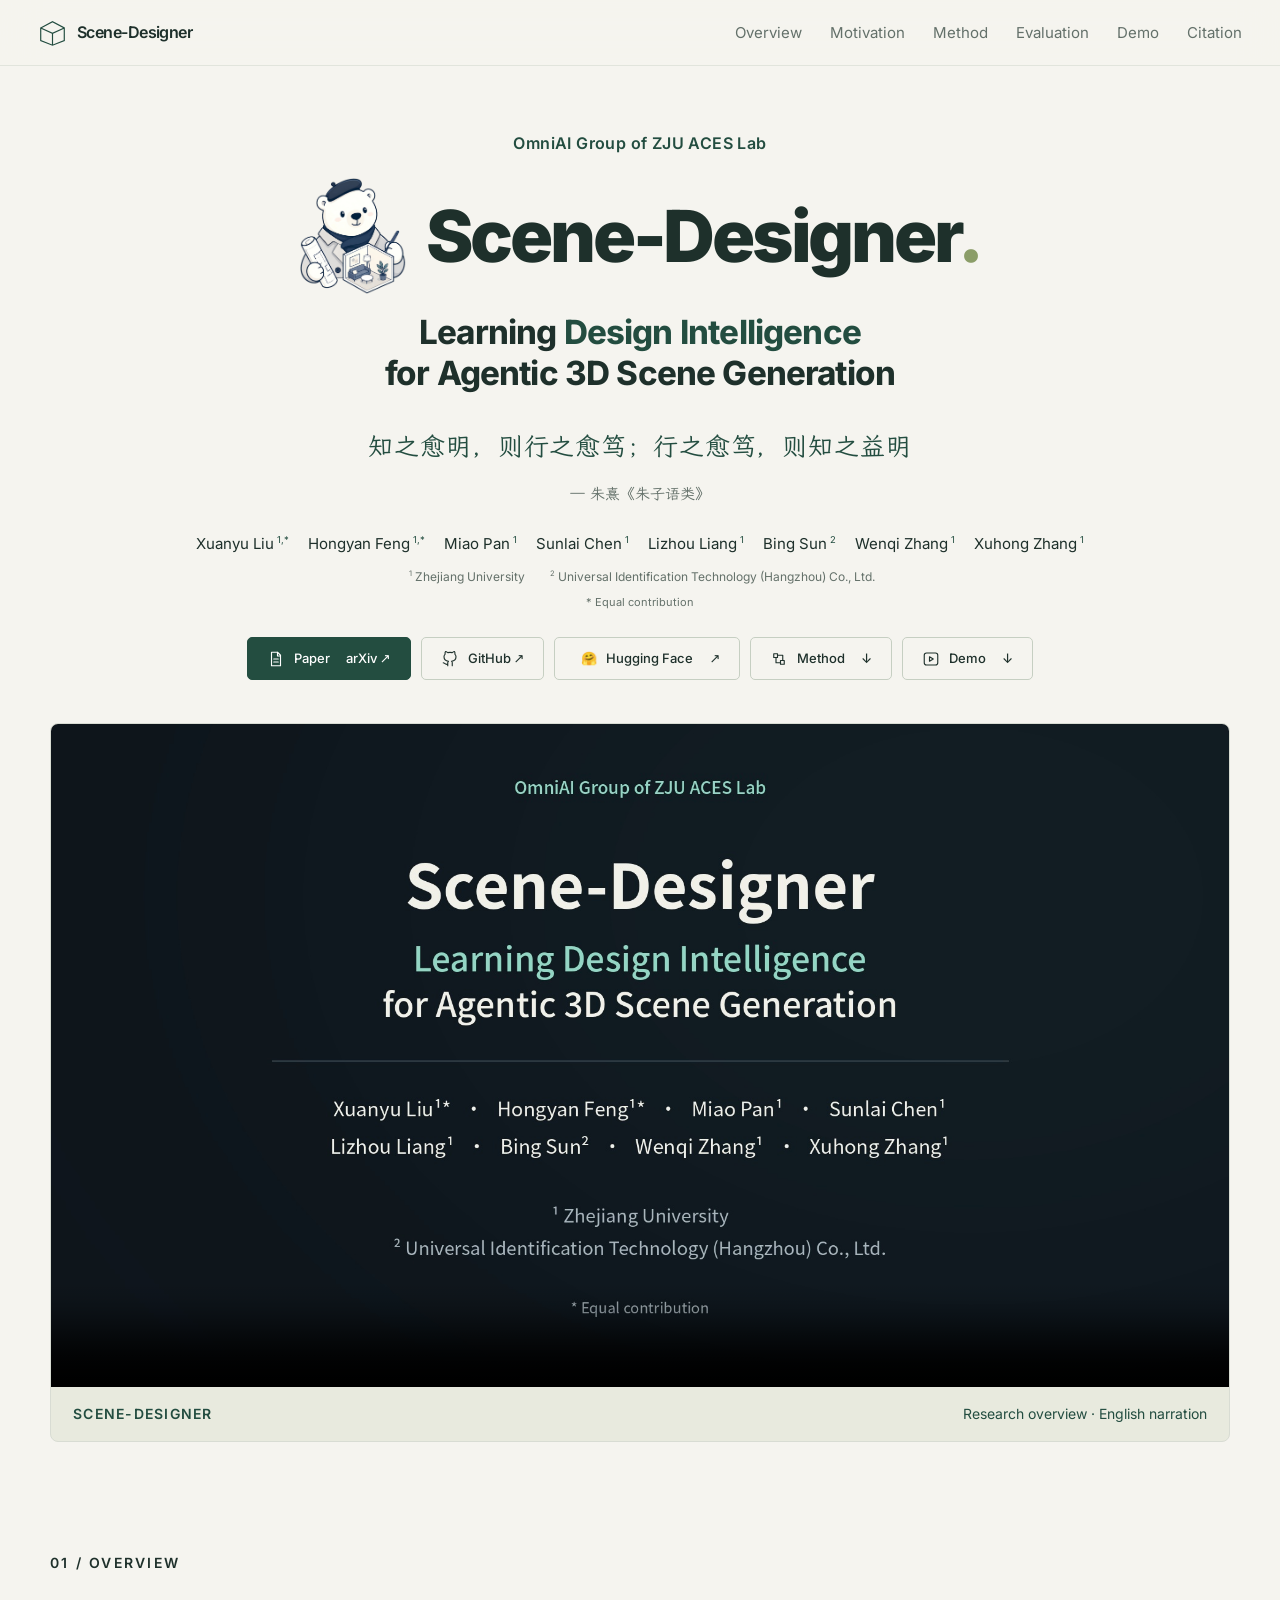
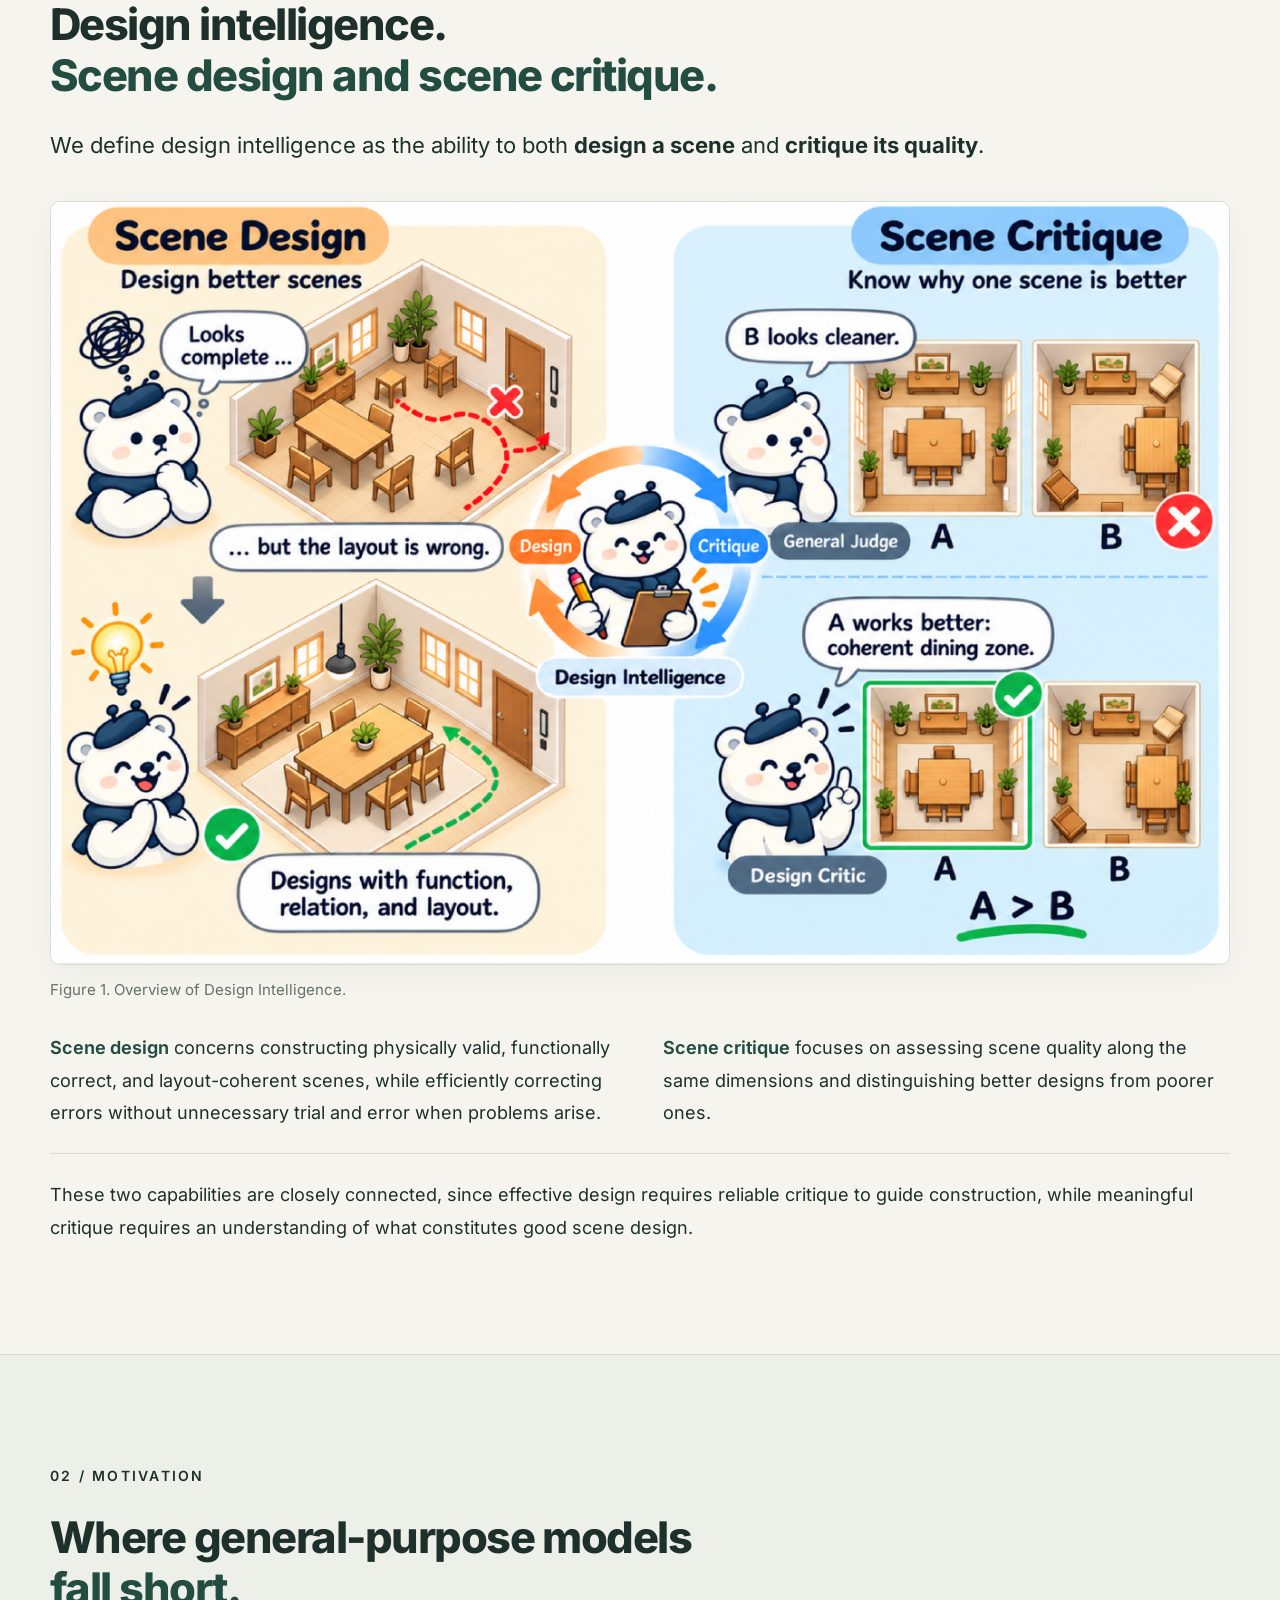
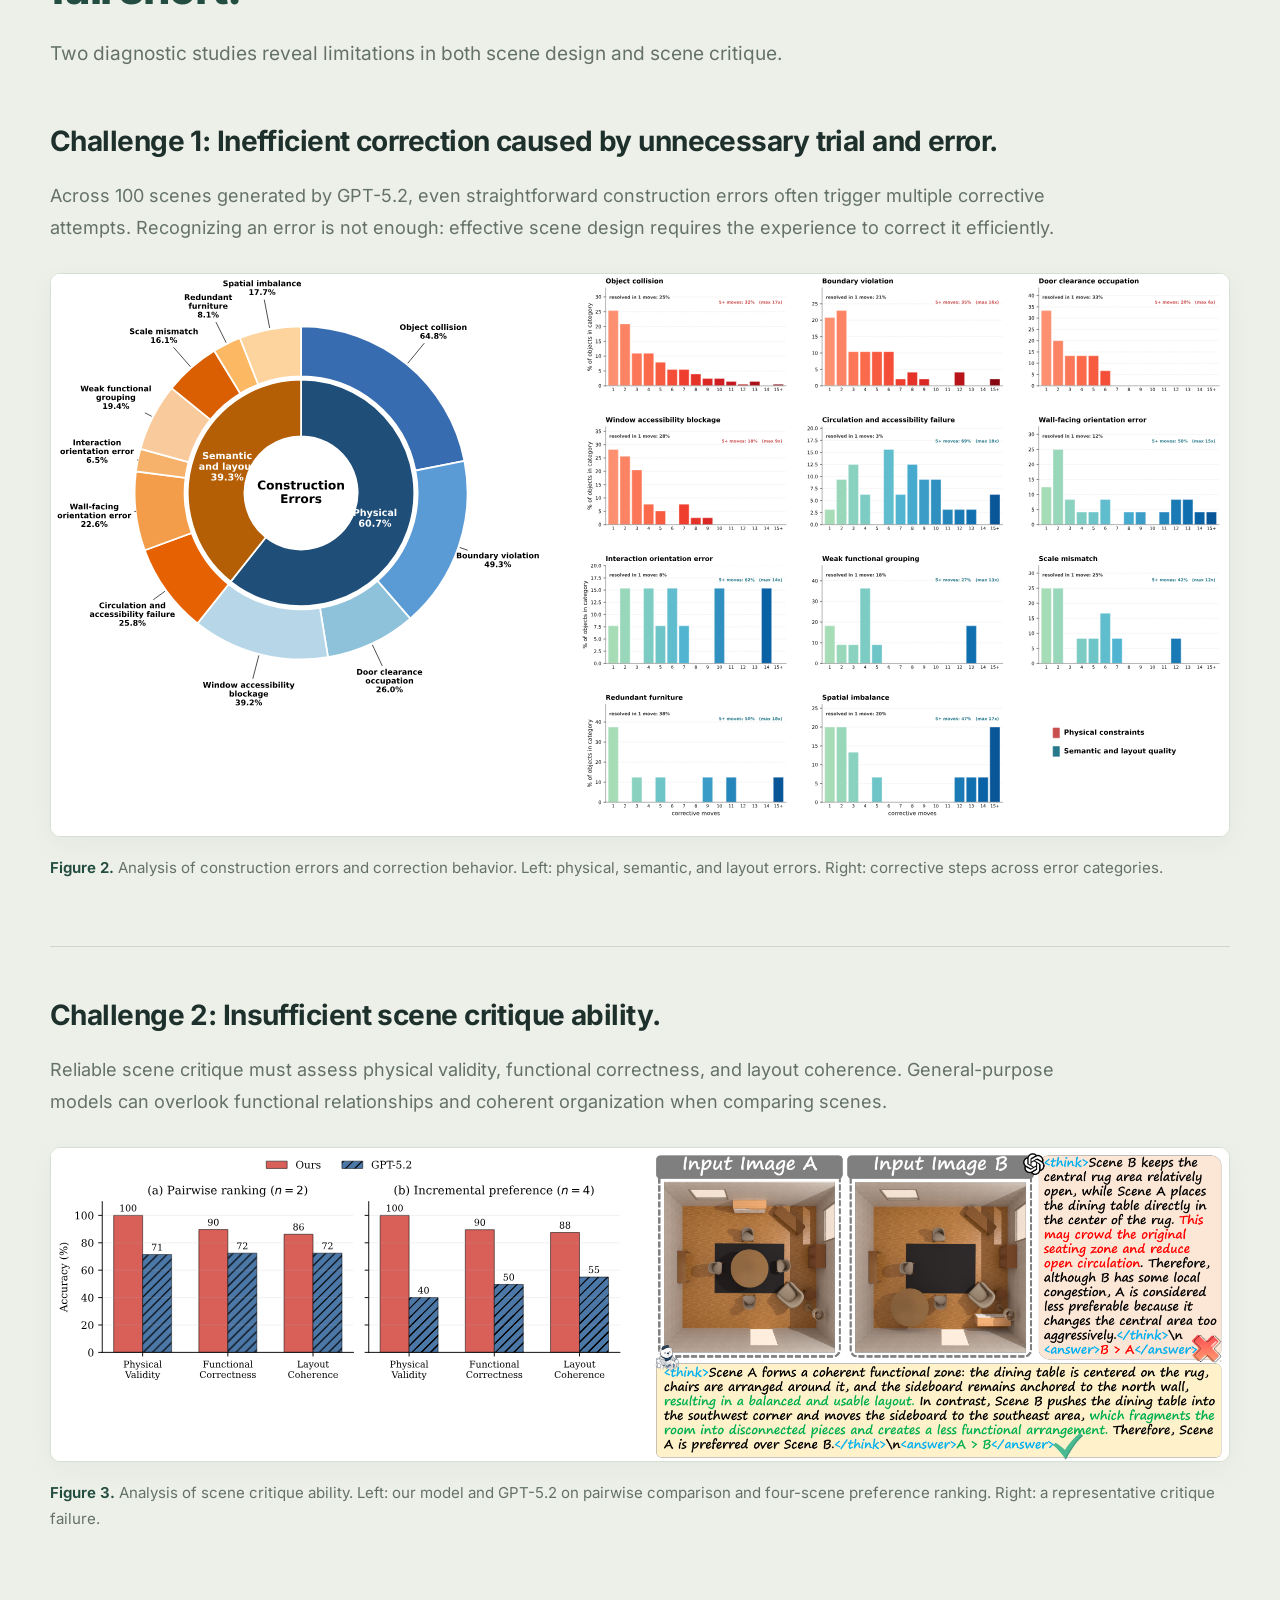
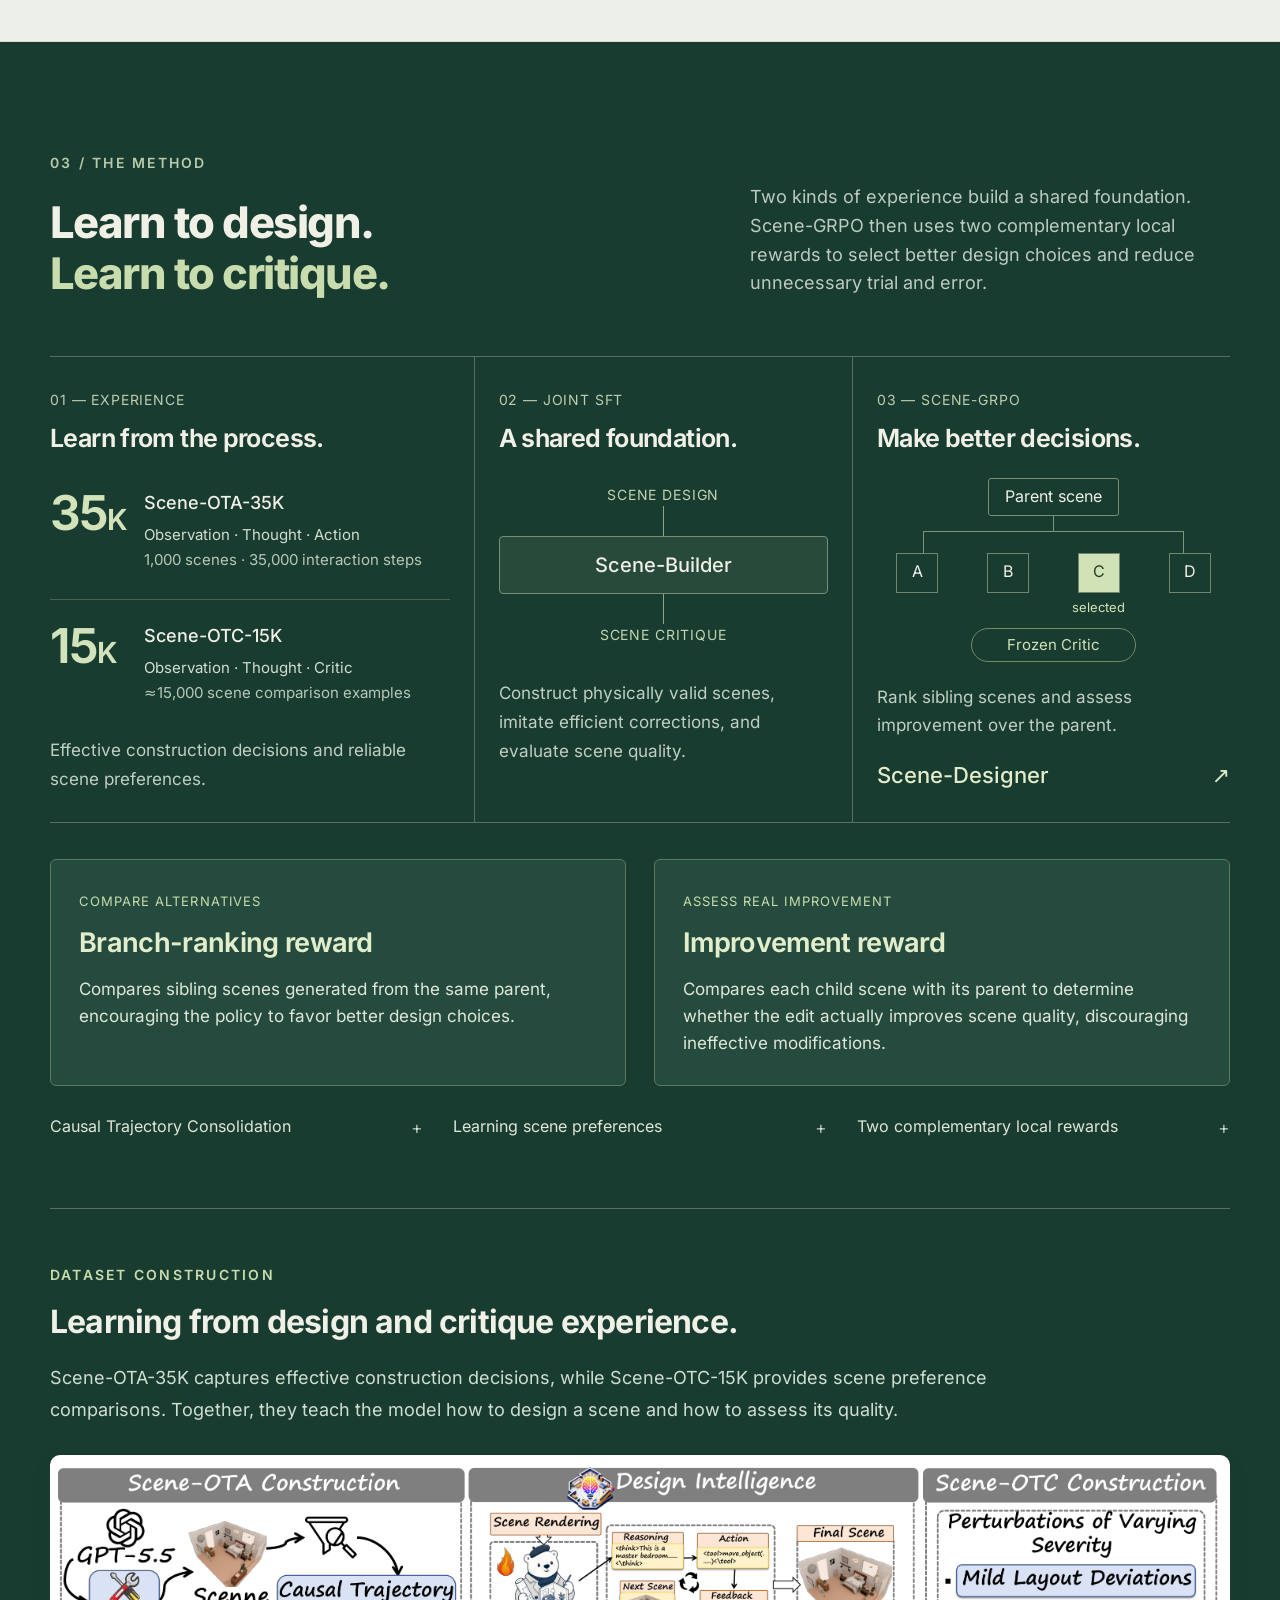
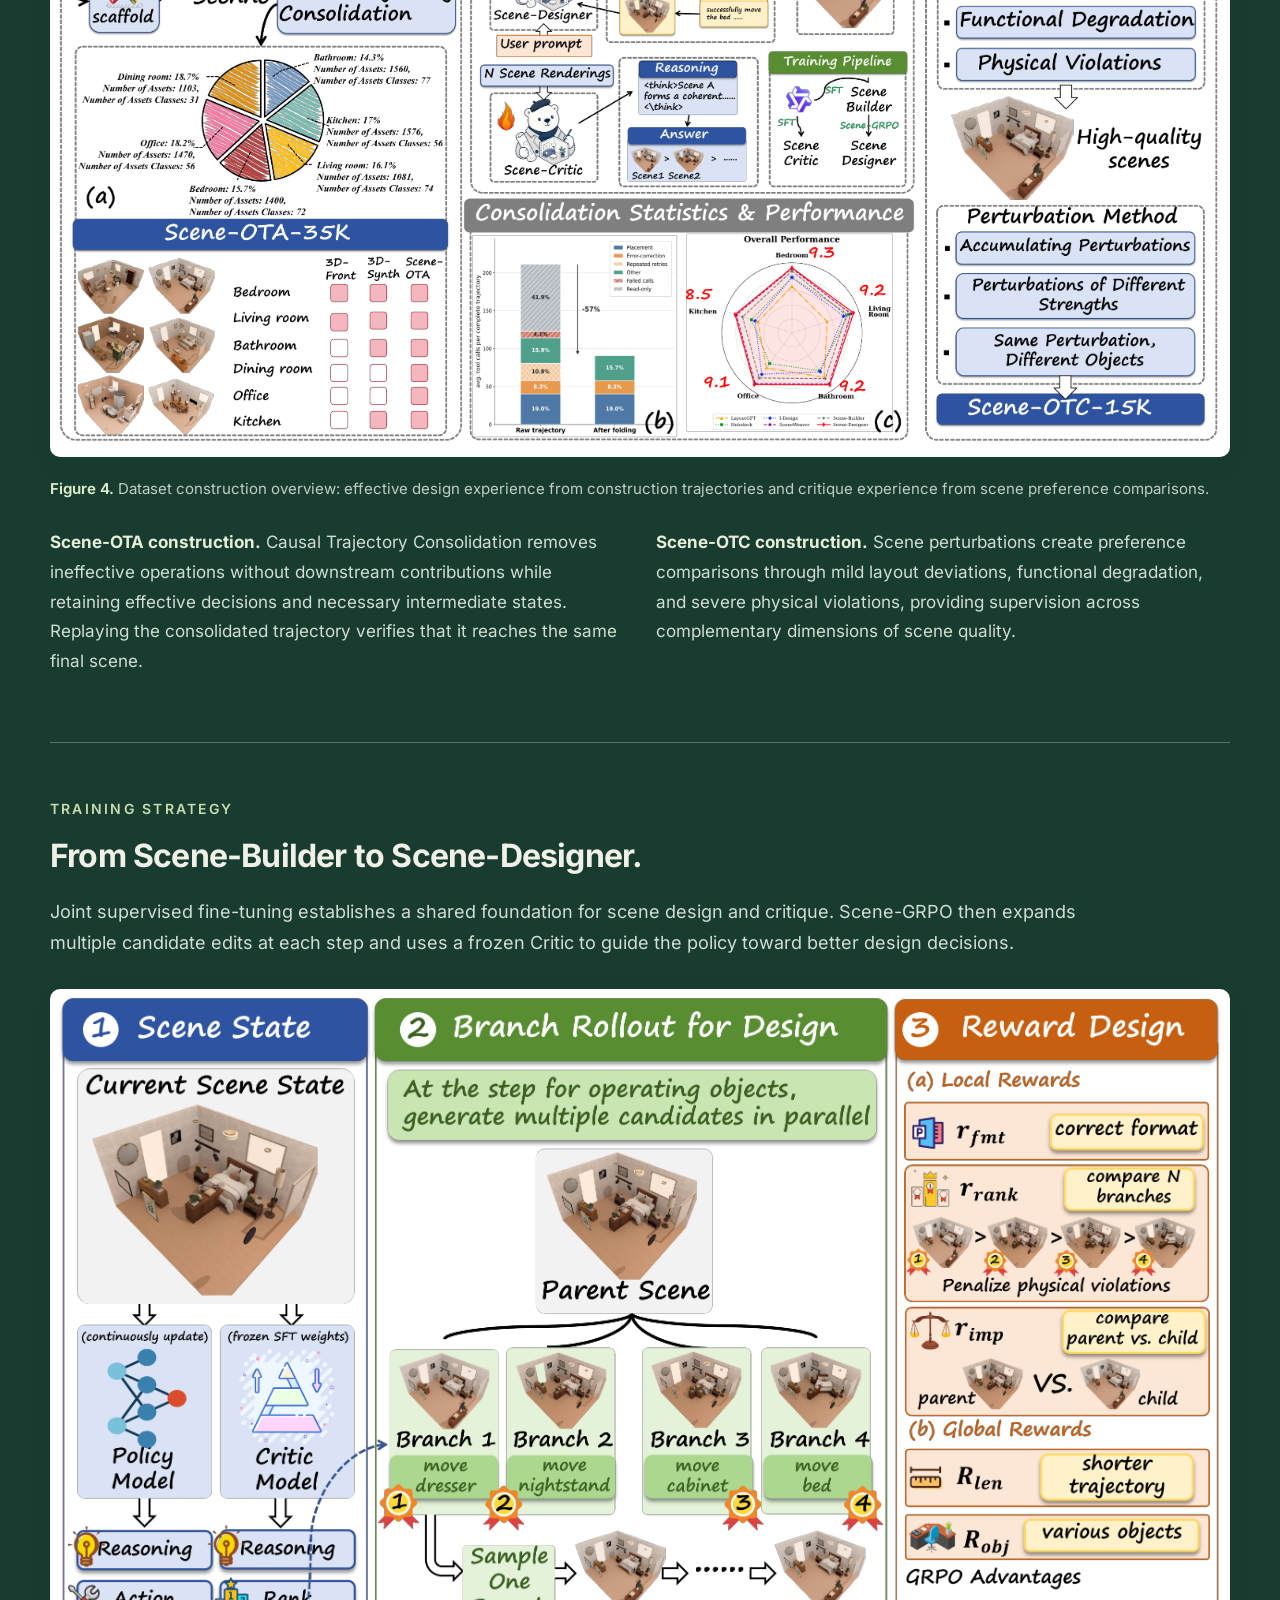
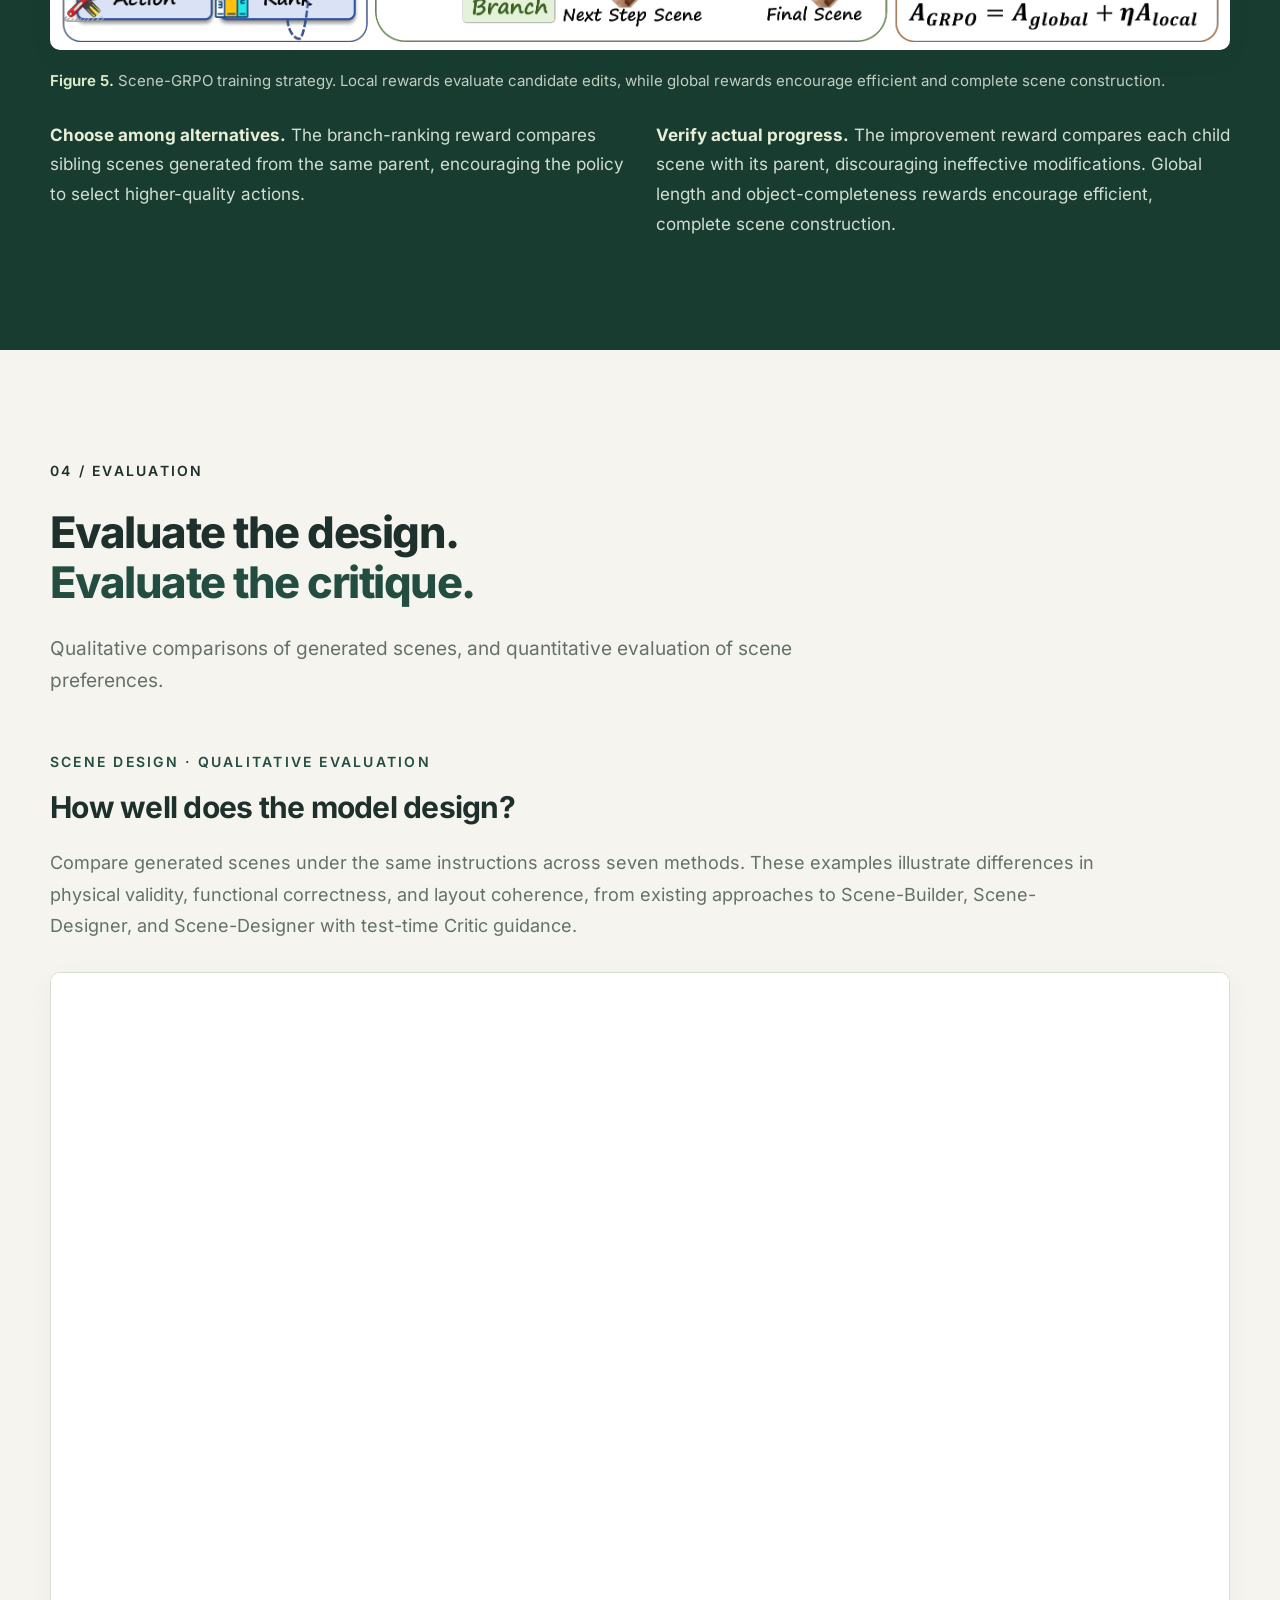
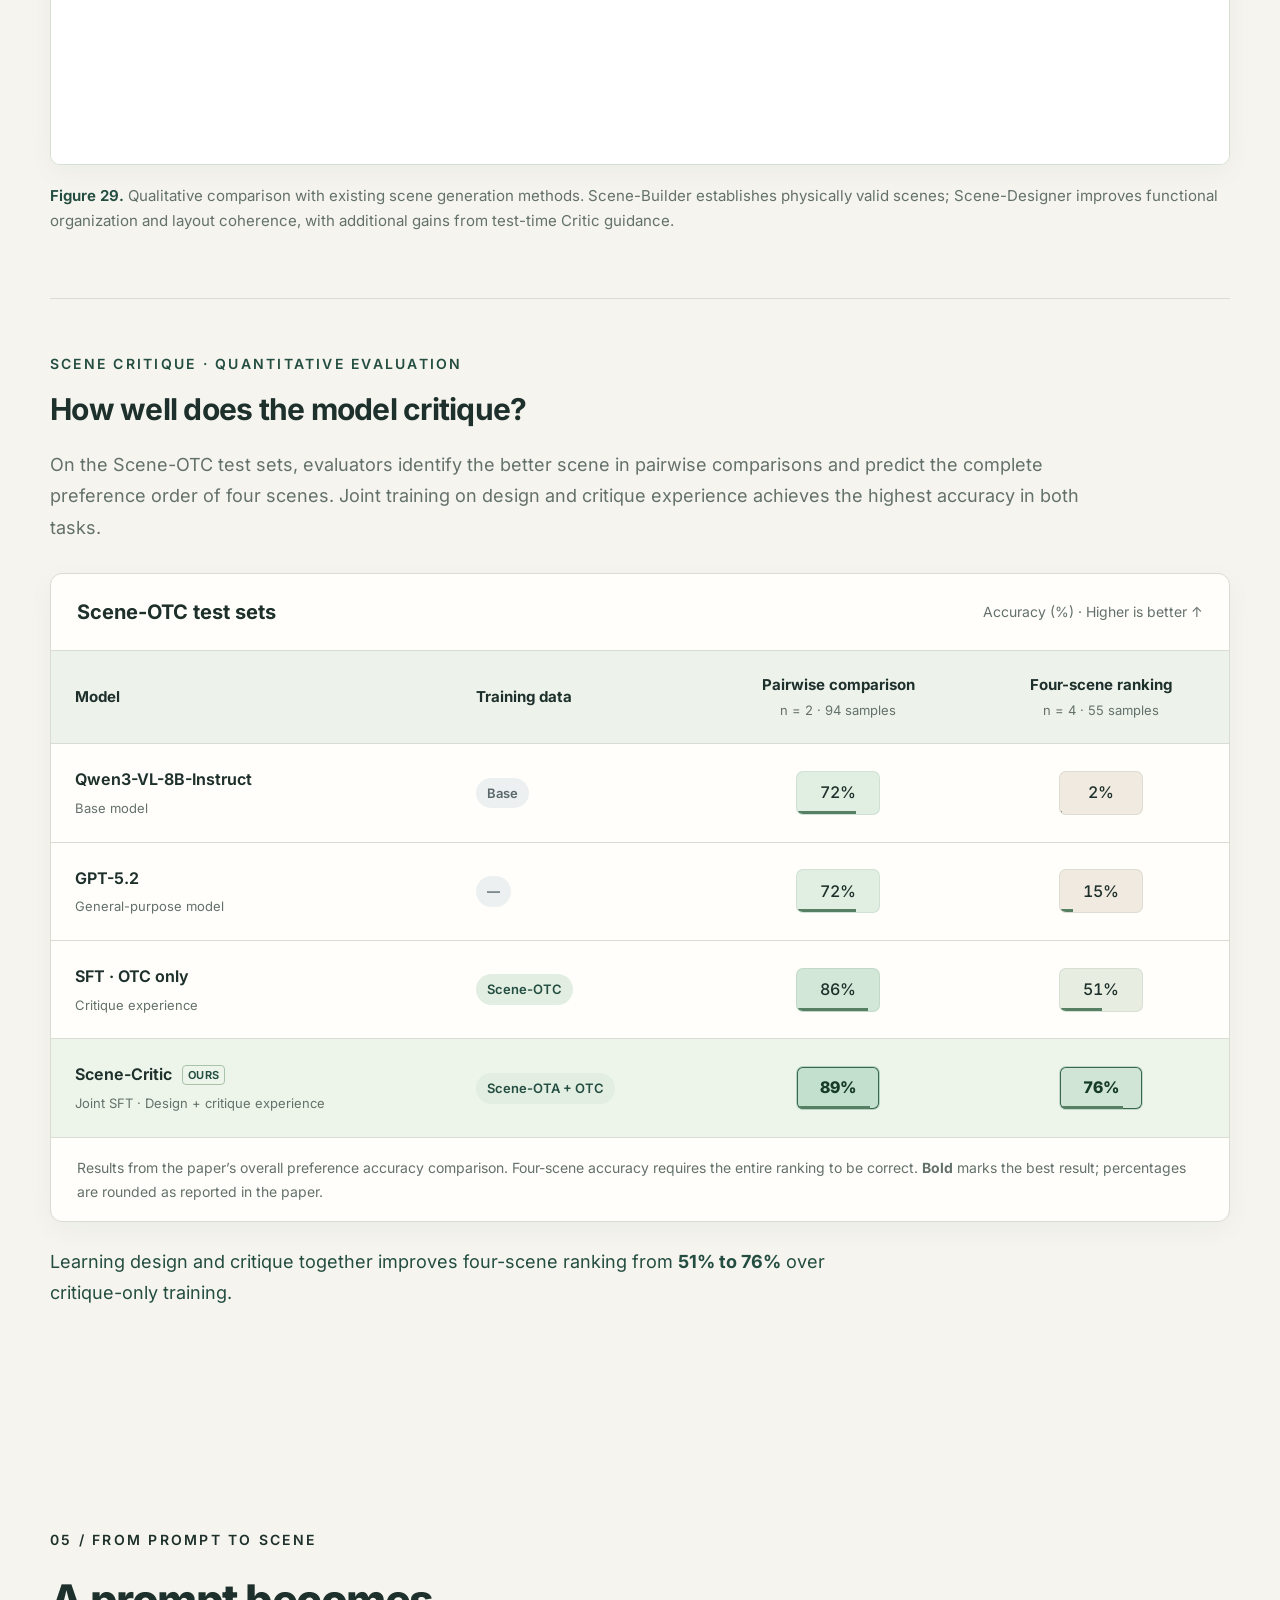
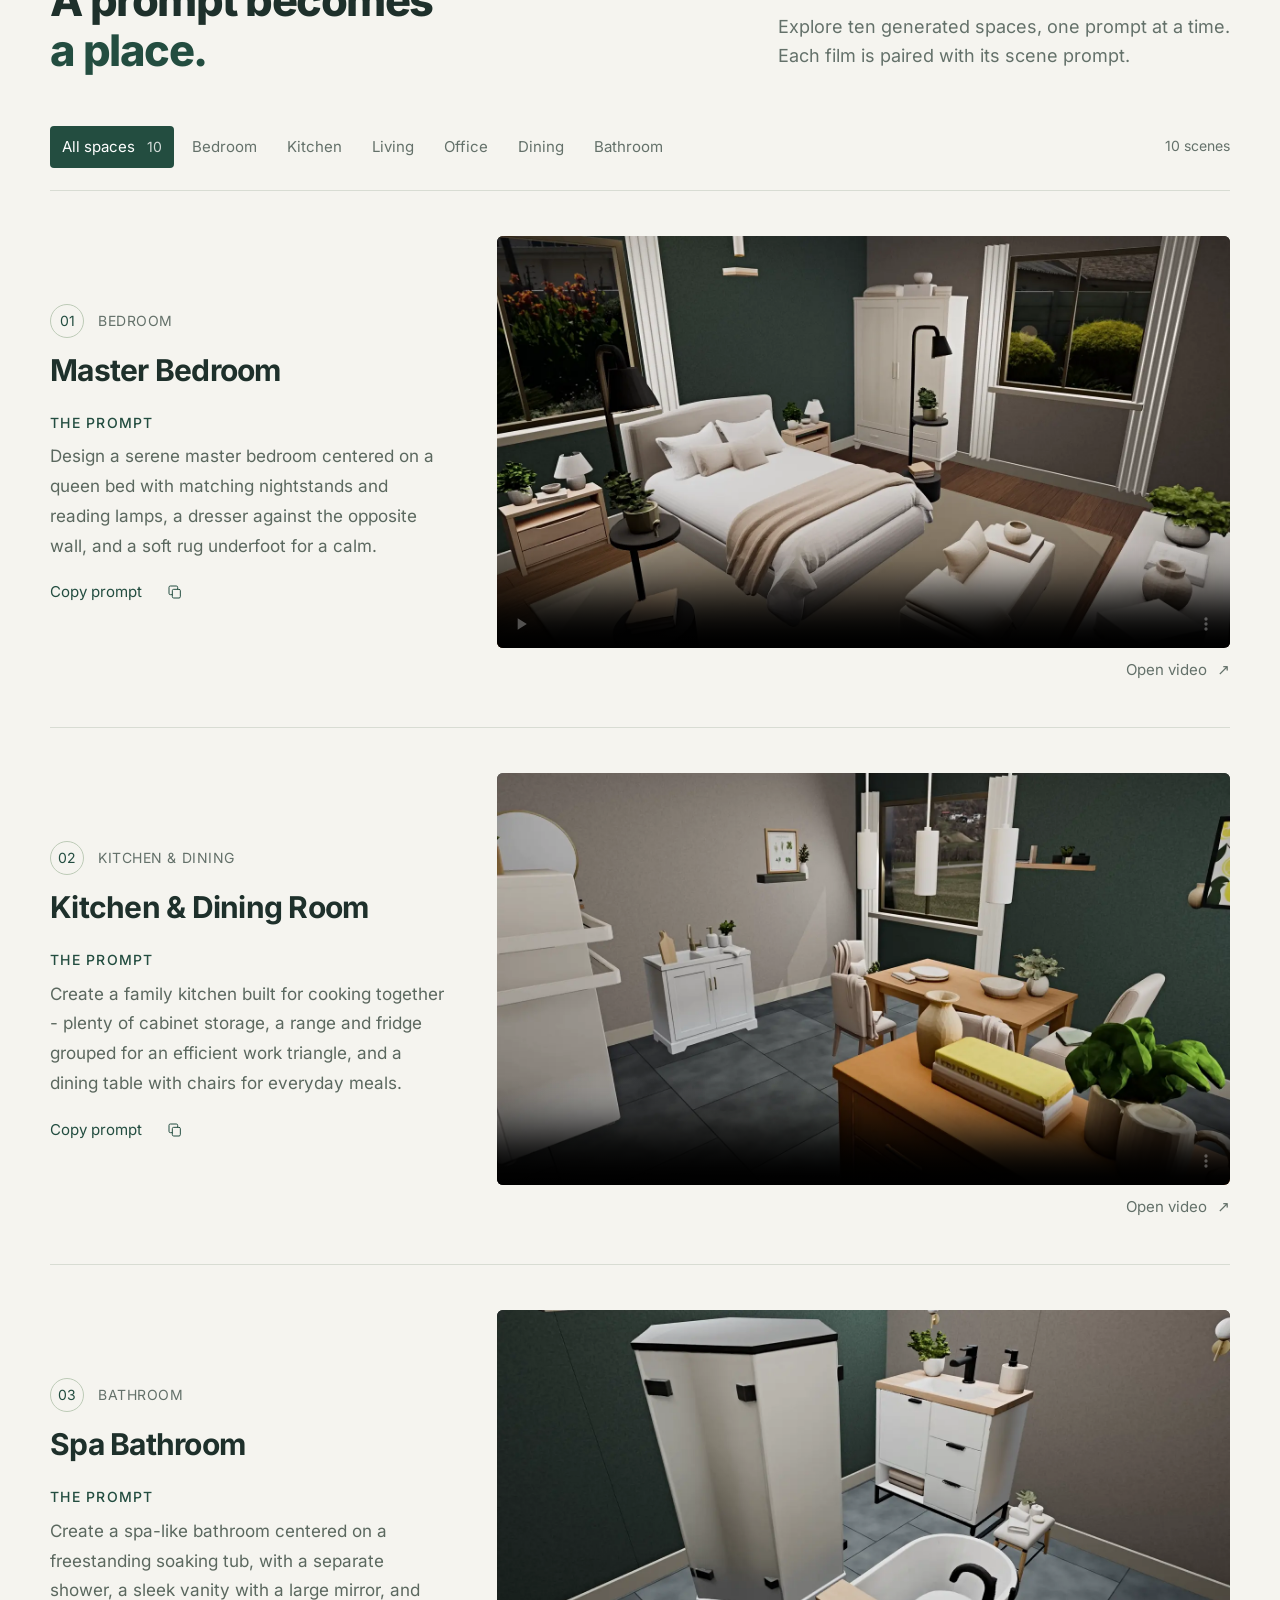
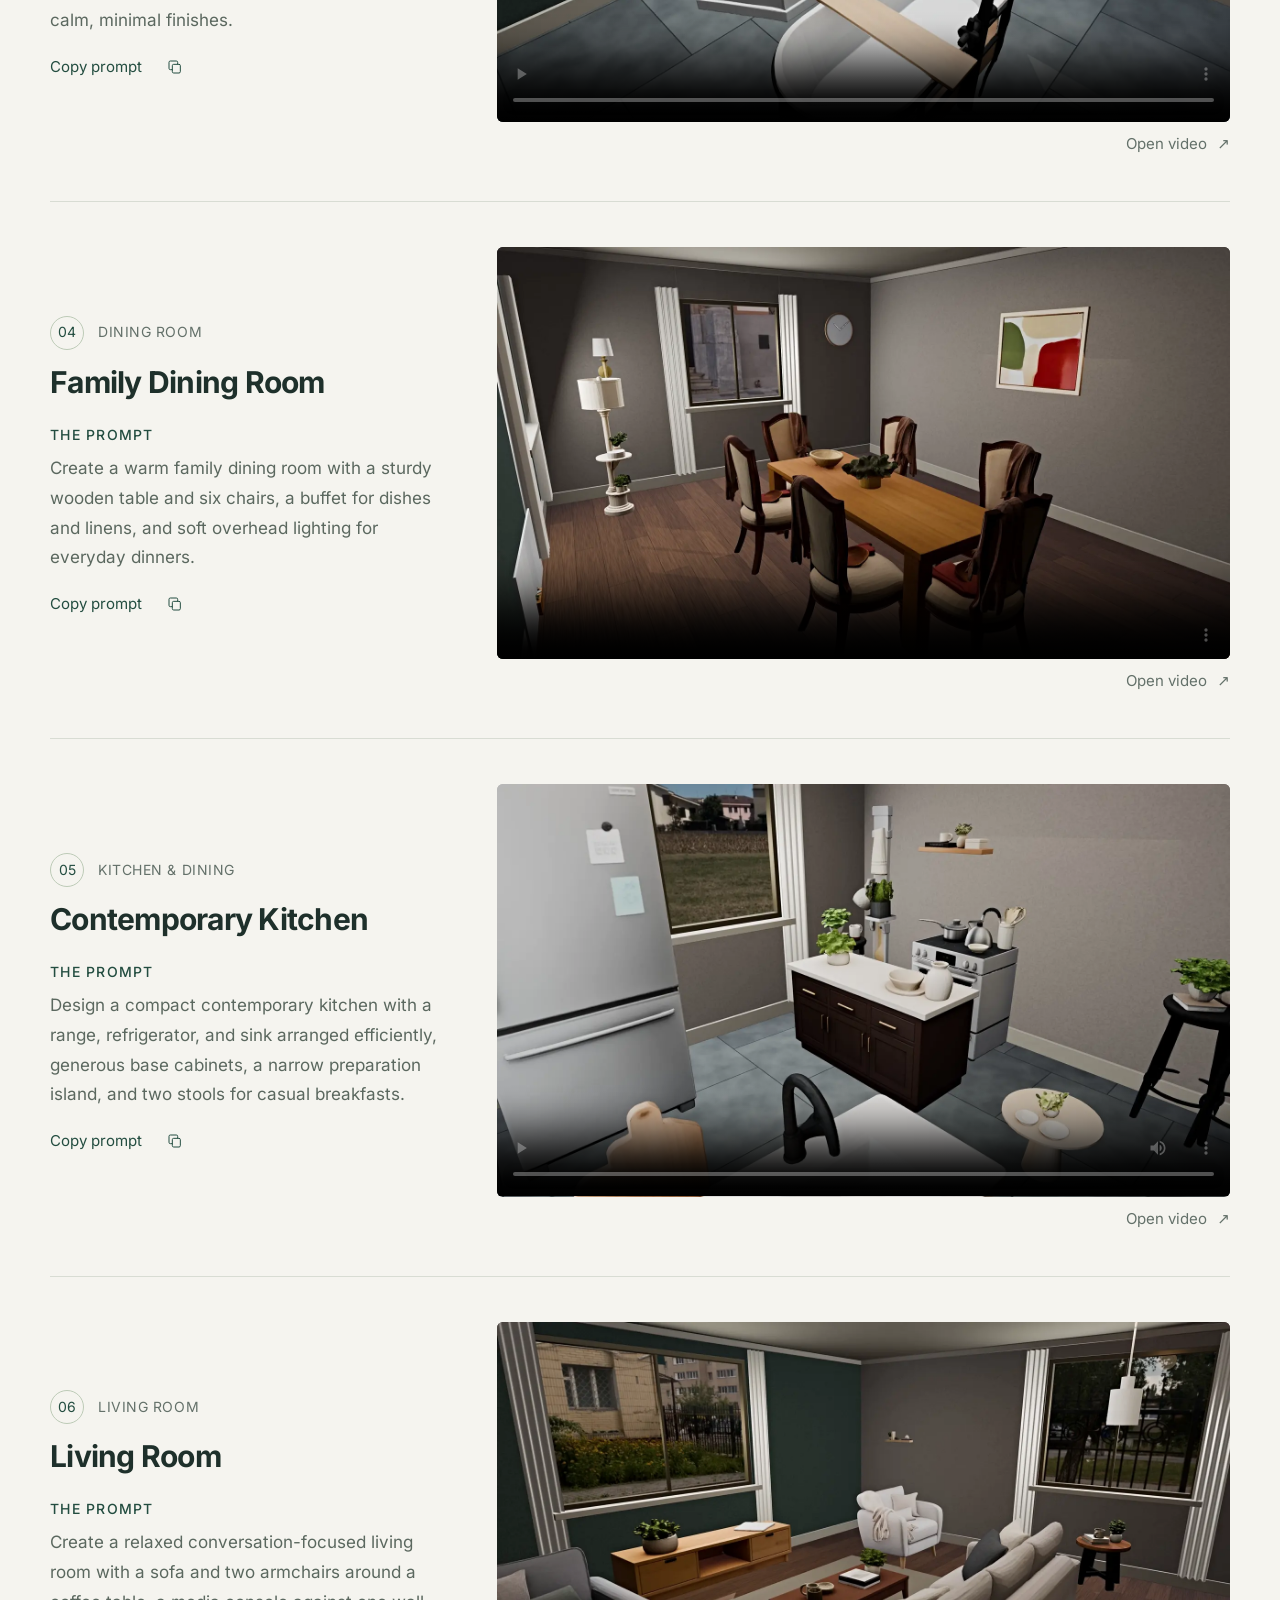
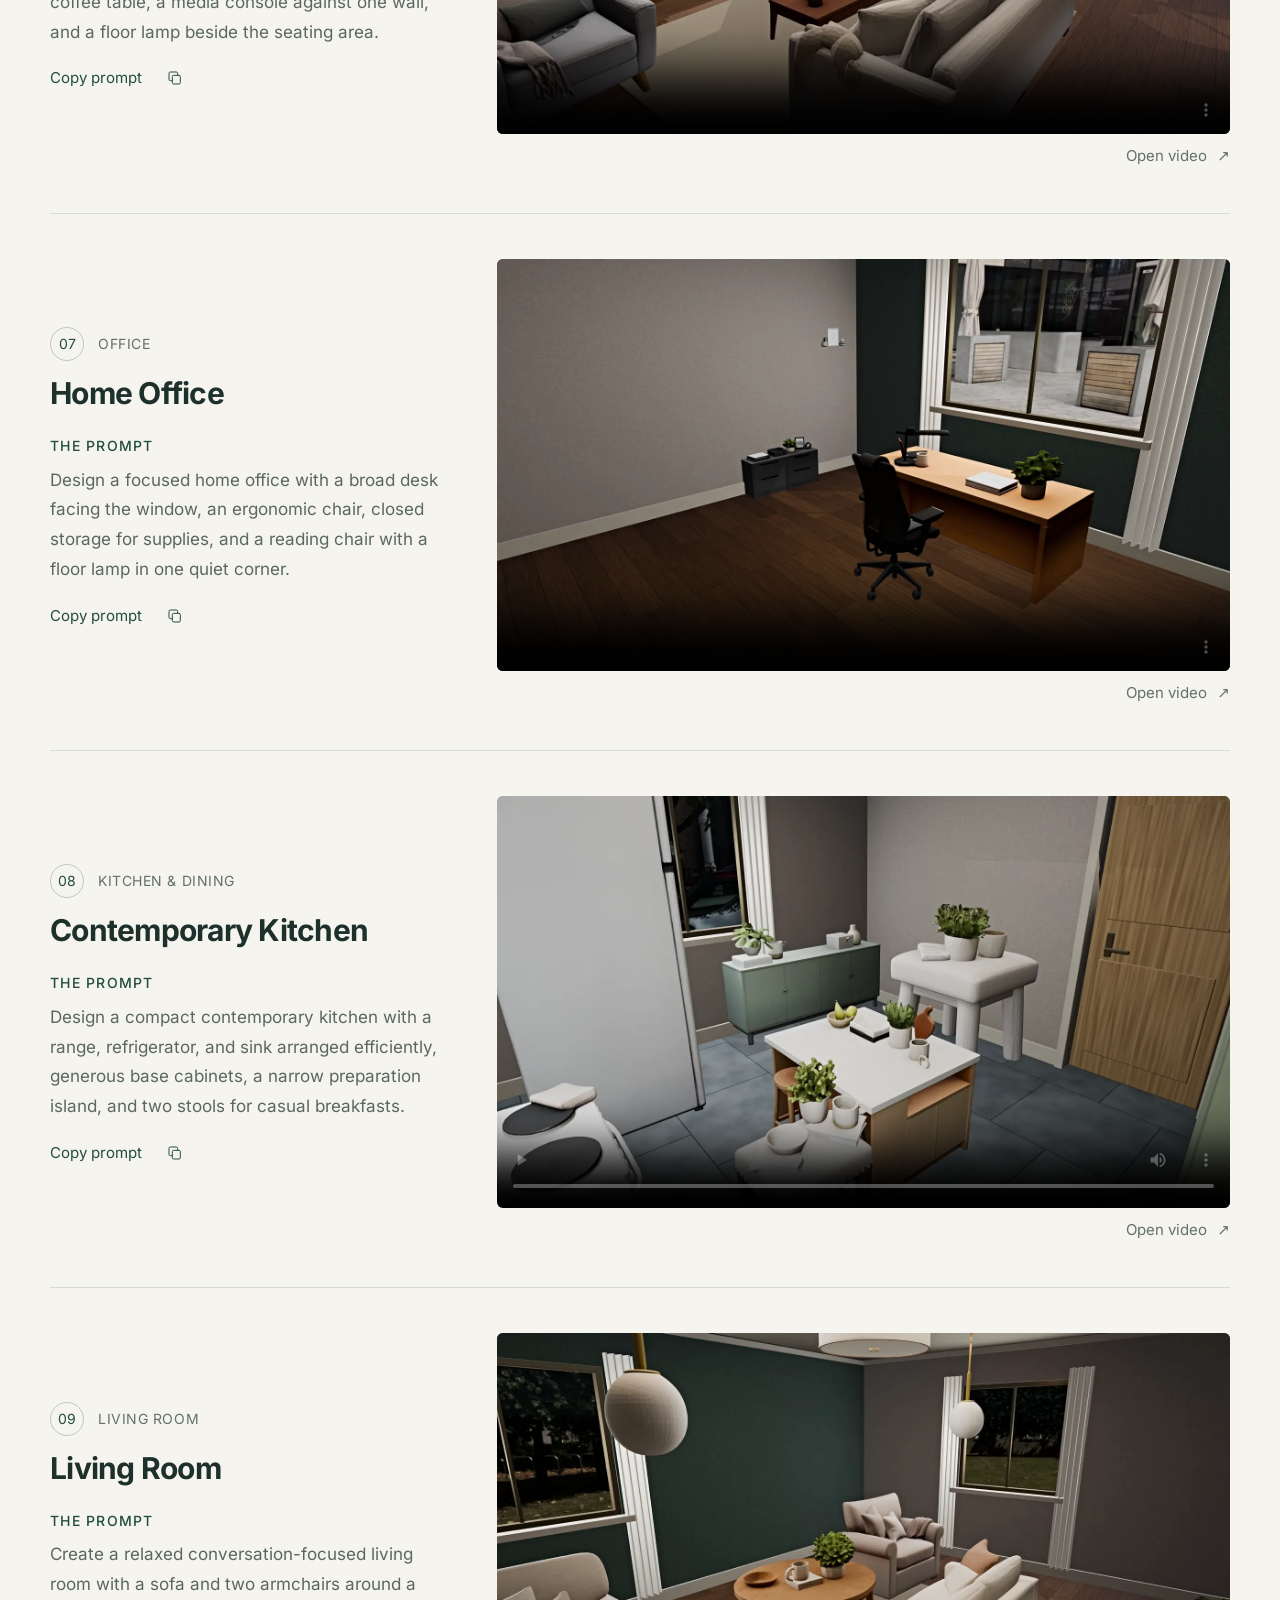
<file: index.html>
<!doctype html>
<html lang="en"><head><meta charset="utf-8"><meta name="viewport" content="width=device-width,initial-scale=1"><meta name="theme-color" content="#f5f4ef"><title>Scene-Designer | Learning Design Intelligence</title><meta name="description" content="Scene-Designer learns to design and critique 3D scenes. Explore the method, ten prompt-to-scene demos, and the paper from Zhejiang University and Universal Identification Technology."><meta property="og:title" content="Scene-Designer: Learning Design Intelligence"><meta property="og:description" content="The ability to design a scene—and critique its quality. An agentic framework for complete, coherent, usable 3D spaces."><link rel="canonical" href="https://zju-omniai.github.io/Scene-Designer/"><meta property="og:url" content="https://zju-omniai.github.io/Scene-Designer/"><meta property="og:image" content="https://zju-omniai.github.io/Scene-Designer/assets/images/bedroom.webp"><meta property="og:type" content="website"><link rel="icon" href="favicon.svg" type="image/svg+xml"><link rel="preload" href="assets/fonts/inter.woff2" as="font" type="font/woff2" crossorigin><link rel="stylesheet" href="styles.css"><script defer src="app.js"></script></head><body>
<a class="skip-link" href="#main">Skip to content</a>
<header class="site-header"><div class="header-inner"><a class="wordmark" href="#top" aria-label="Scene-Designer home"><svg viewBox="0 0 32 32" aria-hidden="true"><path d="m3 11 13-7 13 7v14l-13 5-13-5zM3 11l13 6 13-6M16 17v13"/></svg><span>Scene-Designer</span></a><nav aria-label="Main navigation"><a href="#overview">Overview</a><a href="#motivation">Motivation</a><a href="#method">Method</a><a href="#evaluation">Evaluation</a><a href="#demo">Demo</a><a href="#citation">Citation</a></nav></div></header>
<main id="main"><section class="hero wrap" id="top"><p class="eyebrow hero-kicker">OmniAI Group of ZJU ACES Lab</p><h1><span class="hero-brand"><img class="hero-title-logo" src="assets/images/title.png" alt="Scene-Designer bear logo" width="1500" height="1650" fetchpriority="high"><span class="hero-name">Scene-Designer<span class="title-dot">.</span></span></span><span class="paper-title">Learning <em>Design Intelligence</em><br>for Agentic 3D Scene Generation</span></h1>
<figure class="opening-quote" lang="zh-CN"><blockquote>知之愈明，则行之愈笃；行之愈笃，则知之益明</blockquote><figcaption>— 朱熹《朱子语类》</figcaption></figure>
<div class="authors"><span>Xuanyu Liu<sup>1,*</sup></span><span>Hongyan Feng<sup>1,*</sup></span><span>Miao Pan<sup>1</sup></span><span>Sunlai Chen<sup>1</sup></span><span>Lizhou Liang<sup>1</sup></span><span>Bing Sun<sup>2</sup></span><span>Wenqi Zhang<sup>1</sup></span><span>Xuhong Zhang<sup>1</sup></span></div><div class="affiliations"><span><sup>1</sup> Zhejiang University</span><span><sup>2</sup> Universal Identification Technology (Hangzhou) Co., Ltd.</span></div><p class="equal-contribution">* Equal contribution</p>
<div class="resources"><a class="resource primary" href="https://arxiv.org/abs/2610.23121" target="_blank" rel="noopener" aria-label="Read the paper on arXiv"><svg viewBox="0 0 24 24" fill="none" stroke="currentColor" stroke-width="1.5" stroke-linecap="round" stroke-linejoin="round" aria-hidden="true"><path d="M6 3h8l4 4v14H6z"/><path d="M14 3v5h4M9 12h6M9 16h6"/></svg>Paper <span>arXiv ↗</span></a><a class="resource" href="https://github.com/ZJU-OmniAI/Scene-Designer" target="_blank" rel="noopener"><svg viewBox="0 0 24 24" fill="none" stroke="currentColor" stroke-width="1.5" stroke-linecap="round" stroke-linejoin="round" aria-hidden="true"><path d="M9 19c-4 1-4-2-6-2m12 4v-4c0-1-.3-2-1-2 3-.3 6-1.5 6-6a5 5 0 0 0-1.5-3.5A4.6 4.6 0 0 0 18 2s-1 0-3 1.5a12 12 0 0 0-6 0C7 2 6 2 6 2a4.6 4.6 0 0 0-.5 3.5A5 5 0 0 0 4 9c0 4.5 3 5.7 6 6-.7.5-1 1-1 2v4"/></svg>GitHub ↗</a><a class="resource hf-resource" href="https://huggingface.co/XuanyuLiu" target="_blank" rel="noopener" aria-label="Xuanyu Liu on Hugging Face"><span aria-hidden="true">🤗</span>Hugging Face <span aria-hidden="true">↗</span></a><a class="resource" href="#method"><svg viewBox="0 0 24 24" fill="none" stroke="currentColor" stroke-width="1.5" stroke-linecap="round" stroke-linejoin="round" aria-hidden="true"><path d="M5 5h5v5H5zM14 14h5v5h-5zM8 10v7h6M10 7h7v7"/></svg>Method <span aria-hidden="true">↓</span></a><a class="resource" href="#demo"><svg viewBox="0 0 24 24" fill="none" stroke="currentColor" stroke-width="1.5" stroke-linecap="round" stroke-linejoin="round" aria-hidden="true"><rect x="3" y="4" width="18" height="16" rx="3"/><path d="m10 9 5 3-5 3z"/></svg>Demo <span aria-hidden="true">↓</span></a></div><p class="sr-only" id="github-status">Repository link coming soon.</p>
<div class="overview-film"><video id="overview-video" controls playsinline preload="none" poster="assets/images/overview-poster.jpg?v=20261019-title-ava" aria-label="Scene-Designer: English research overview" width="1920" height="1080"><source src="assets/videos/scene-designer-overview-en.mp4?v=20261019-title-ava" type="video/mp4"><track kind="subtitles" src="assets/overview-en.vtt?v=20261019-title-ava" srclang="en" label="English"></video><div class="overview-caption"><span>SCENE-DESIGNER</span><span>Research overview · English narration</span></div></div></section>
<section id="overview" class="motivation wrap section" aria-labelledby="idea-title"><div class="section-intro"><p class="eyebrow">01 / OVERVIEW</p><h2 id="idea-title">Design intelligence.<br><em>Scene design and scene critique.</em></h2><p class="motivation-lead">We define design intelligence as the ability to both <strong>design a scene</strong> and <strong>critique its quality</strong>.</p></div><figure class="motivation-figure"><a class="figure-zoom" data-figure-title="Figure 1" href="assets/images/design-intelligence-figure1.png" target="_blank" rel="noopener" aria-label="Open Figure 1 at full resolution"><img src="assets/images/design-intelligence-figure1.png" alt="Figure 1: Overview of Design Intelligence, comprising scene design and scene critique." width="2600" height="1682" loading="lazy"></a><figcaption>Figure 1. Overview of Design Intelligence.</figcaption></figure><div class="motivation-copy"><p><strong>Scene design</strong> concerns constructing physically valid, functionally correct, and layout-coherent scenes, while efficiently correcting errors without unnecessary trial and error when problems arise.</p><p><strong>Scene critique</strong> focuses on assessing scene quality along the same dimensions and distinguishing better designs from poorer ones.</p><p class="motivation-connection">These two capabilities are closely connected, since effective design requires reliable critique to guide construction, while meaningful critique requires an understanding of what constitutes good scene design.</p></div></section>
<section id="motivation" class="challenges-section section" aria-labelledby="motivation-title"><div class="wrap"><div class="section-intro"><p class="eyebrow">02 / MOTIVATION</p><h2 id="motivation-title">Where general-purpose models<br><em>fall short.</em></h2><p class="section-lead">Two diagnostic studies reveal limitations in both scene design and scene critique.</p></div>
<article class="challenge"><h3>Challenge 1: Inefficient correction caused by unnecessary trial and error.</h3><p class="research-copy">Across 100 scenes generated by GPT-5.2, even straightforward construction errors often trigger multiple corrective attempts. Recognizing an error is not enough: effective scene design requires the experience to correct it efficiently.</p><figure class="research-figure"><a class="figure-zoom" href="assets/images/paper-figure-2.svg" data-figure-title="Figure 2" target="_blank" rel="noopener" aria-label="Enlarge Figure 2"><img src="assets/images/paper-figure-2.svg" alt="Construction error categories and distributions of corrective steps in 100 GPT-5.2-generated scenes." width="1200" height="572" loading="lazy" decoding="async"><span class="figure-open" aria-hidden="true">View full size ↗</span></a><figcaption><strong>Figure 2.</strong> Analysis of construction errors and correction behavior. Left: physical, semantic, and layout errors. Right: corrective steps across error categories.</figcaption></figure></article>
<article class="challenge"><h3>Challenge 2: Insufficient scene critique ability.</h3><p class="research-copy">Reliable scene critique must assess physical validity, functional correctness, and layout coherence. General-purpose models can overlook functional relationships and coherent organization when comparing scenes.</p><figure class="research-figure"><a class="figure-zoom" href="assets/images/paper-figure-3.svg" data-figure-title="Figure 3" target="_blank" rel="noopener" aria-label="Enlarge Figure 3"><img src="assets/images/paper-figure-3.svg" alt="Scene critique comparison across three quality dimensions, with a dining-room example in which GPT-5.2 prefers the poorer layout." width="1200" height="319" loading="lazy" decoding="async"><span class="figure-open" aria-hidden="true">View full size ↗</span></a><figcaption><strong>Figure 3.</strong> Analysis of scene critique ability. Left: our model and GPT-5.2 on pairwise comparison and four-scene preference ranking. Right: a representative critique failure.</figcaption></figure></article></div></section>
<section id="method" class="method-section section" aria-labelledby="method-title"><div class="wrap"><div class="method-top"><div><p class="eyebrow">03 / THE METHOD</p><h2 id="method-title">Learn to design.<br><em>Learn to critique.</em></h2></div><p>Two kinds of experience build a shared foundation. Scene-GRPO then uses two complementary local rewards to select better design choices and reduce unnecessary trial and error.</p></div>
<div class="pipeline"><article class="pipeline-step experience-step"><span class="step-index">01 — EXPERIENCE</span><h3>Learn from the process.</h3><div class="dataset"><strong>35<span>K</span></strong><div><h4>Scene-OTA-35K</h4><p>Observation · Thought · Action</p><span>1,000 scenes · 35,000 interaction steps</span></div></div><div class="dataset"><strong>15<span>K</span></strong><div><h4>Scene-OTC-15K</h4><p>Observation · Thought · Critic</p><span>≈15,000 scene comparison examples</span></div></div><p class="step-foot">Effective construction decisions and reliable scene preferences.</p></article>
<article class="pipeline-step foundation-step"><span class="step-index">02 — JOINT SFT</span><h3>A shared foundation.</h3><div class="foundation-visual" aria-label="Scene design and scene critique are learned jointly"><span>SCENE DESIGN</span><div class="merge-lines"><i></i><i></i></div><strong>Scene-Builder</strong><div class="merge-lines bottom"><i></i><i></i></div><span>SCENE CRITIQUE</span></div><p class="step-foot">Construct physically valid scenes, imitate efficient corrections, and evaluate scene quality.</p></article>
<article class="pipeline-step optimize-step"><span class="step-index">03 — SCENE-GRPO</span><h3>Make better decisions.</h3><div class="branches" aria-label="A parent scene produces candidate branches evaluated by a frozen Critic"><span class="parent-node">Parent scene</span><div class="branch-lines"></div><div class="candidates"><span>A</span><span>B</span><span class="selected">C<small>selected</small></span><span>D</span></div><span class="critic-node">Frozen Critic</span></div><p class="step-foot">Rank sibling scenes and assess improvement over the parent.</p><div class="designer-output">Scene-Designer <span aria-hidden="true">↗</span></div></article></div>
<div class="reward-pair"><article><span class="reward-label">COMPARE ALTERNATIVES</span><h3>Branch-ranking reward</h3><p>Compares sibling scenes generated from the same parent, encouraging the policy to favor better design choices.</p></article><article><span class="reward-label">ASSESS REAL IMPROVEMENT</span><h3>Improvement reward</h3><p>Compares each child scene with its parent to determine whether the edit actually improves scene quality, discouraging ineffective modifications.</p></article></div>
<div class="method-notes"><details><summary>Causal Trajectory Consolidation <span aria-hidden="true">+</span></summary><p>Error-aware candidate identification flags potentially ineffective operations. Correction-effect evaluation preserves effective decisions and necessary intermediate states, removing only ineffective operations without downstream contributions. Replaying the trajectory verifies the same final scene.</p></details><details><summary>Learning scene preferences <span aria-hidden="true">+</span></summary><p>Scene-OTC uses mild layout deviations, functional degradation, and severe physical violations. Accumulated perturbations and different strengths on the same object allow automatic ranking. Applying the same perturbation to different objects requires manual annotation.</p></details><details><summary>Two complementary local rewards <span aria-hidden="true">+</span></summary><p>The branch-ranking reward compares sibling scenes; the improvement reward compares each child scene with its parent. Format, global length, and object-completeness rewards support efficient, complete scene construction. The Critic remains frozen during Scene-GRPO.</p></details></div>
<div class="method-deepdive"><article class="method-detail"><p class="eyebrow">DATASET CONSTRUCTION</p><h3>Learning from design and critique experience.</h3><p class="research-copy">Scene-OTA-35K captures effective construction decisions, while Scene-OTC-15K provides scene preference comparisons. Together, they teach the model how to design a scene and how to assess its quality.</p><figure class="research-figure"><a class="figure-zoom" href="assets/images/paper-figure-4.svg" data-figure-title="Figure 4" target="_blank" rel="noopener" aria-label="Enlarge Figure 4"><img src="assets/images/paper-figure-4.svg" alt="Scene-OTA construction with causal trajectory consolidation, Scene-OTC preference construction, and dataset statistics." width="1200" height="604" loading="lazy" decoding="async"><span class="figure-open" aria-hidden="true">View full size ↗</span></a><figcaption><strong>Figure 4.</strong> Dataset construction overview: effective design experience from construction trajectories and critique experience from scene preference comparisons.</figcaption></figure><div class="figure-explanation"><p><strong>Scene-OTA construction.</strong> Causal Trajectory Consolidation removes ineffective operations without downstream contributions while retaining effective decisions and necessary intermediate states. Replaying the consolidated trajectory verifies that it reaches the same final scene.</p><p><strong>Scene-OTC construction.</strong> Scene perturbations create preference comparisons through mild layout deviations, functional degradation, and severe physical violations, providing supervision across complementary dimensions of scene quality.</p></div></article>
<article class="method-detail"><p class="eyebrow">TRAINING STRATEGY</p><h3>From Scene-Builder to Scene-Designer.</h3><p class="research-copy">Joint supervised fine-tuning establishes a shared foundation for scene design and critique. Scene-GRPO then expands multiple candidate edits at each step and uses a frozen Critic to guide the policy toward better design decisions.</p><figure class="research-figure"><a class="figure-zoom" href="assets/images/paper-figure-5.svg" data-figure-title="Figure 5" target="_blank" rel="noopener" aria-label="Enlarge Figure 5"><img src="assets/images/paper-figure-5.svg" alt="Scene-GRPO training with candidate branches, a frozen Critic, branch-ranking and improvement rewards, and global rewards." width="1200" height="665" loading="lazy" decoding="async"><span class="figure-open" aria-hidden="true">View full size ↗</span></a><figcaption><strong>Figure 5.</strong> Scene-GRPO training strategy. Local rewards evaluate candidate edits, while global rewards encourage efficient and complete scene construction.</figcaption></figure><div class="figure-explanation"><p><strong>Choose among alternatives.</strong> The branch-ranking reward compares sibling scenes generated from the same parent, encouraging the policy to select higher-quality actions.</p><p><strong>Verify actual progress.</strong> The improvement reward compares each child scene with its parent, discouraging ineffective modifications. Global length and object-completeness rewards encourage efficient, complete scene construction.</p></div></article></div></div></section>
<section id="evaluation" class="evaluation-section wrap section" aria-labelledby="evaluation-title">
<div class="section-intro"><p class="eyebrow">04 / EVALUATION</p><h2 id="evaluation-title">Evaluate the design.<br><em>Evaluate the critique.</em></h2><p class="section-lead">Qualitative comparisons of generated scenes, and quantitative evaluation of scene preferences.</p></div>
<article class="evaluation-part" aria-labelledby="design-eval-title"><p class="eyebrow">SCENE DESIGN · QUALITATIVE EVALUATION</p><h3 id="design-eval-title">How well does the model design?</h3><p class="research-copy">Compare generated scenes under the same instructions across seven methods. These examples illustrate differences in physical validity, functional correctness, and layout coherence, from existing approaches to Scene-Builder, Scene-Designer, and Scene-Designer with test-time Critic guidance.</p>
<figure class="research-figure"><a class="figure-zoom" href="assets/images/paper-figure-29.svg" data-figure-title="Figure 29" target="_blank" rel="noopener" aria-label="Enlarge Figure 29: qualitative scene design comparison"><img src="assets/images/paper-figure-29.webp" alt="Seven scene prompts compared across I-Design, LayoutGPT, LayoutVLM, SceneWeaver, Scene-Builder, Scene-Designer, and Scene-Designer with Critic guidance." width="3200" height="2149" loading="lazy" decoding="async"><span class="figure-open" aria-hidden="true">View full size ↗</span></a><figcaption><strong>Figure 29.</strong> Qualitative comparison with existing scene generation methods. Scene-Builder establishes physically valid scenes; Scene-Designer improves functional organization and layout coherence, with additional gains from test-time Critic guidance.</figcaption></figure></article>
<article class="evaluation-part" aria-labelledby="critique-eval-title"><p class="eyebrow">SCENE CRITIQUE · QUANTITATIVE EVALUATION</p><h3 id="critique-eval-title">How well does the model critique?</h3><p class="research-copy">On the Scene-OTC test sets, evaluators identify the better scene in pairwise comparisons and predict the complete preference order of four scenes. Joint training on design and critique experience achieves the highest accuracy in both tasks.</p>
<div class="evaluation-table-panel"><div class="evaluation-table-heading"><strong>Scene-OTC test sets</strong><span>Accuracy (%) · Higher is better ↑<span class="evaluation-scroll-hint">Swipe to compare scores →</span></span></div>
<div class="evaluation-table-scroll" tabindex="0" role="region" aria-label="Scene critique results; scroll horizontally on small screens"><table class="evaluation-table"><caption class="sr-only">Overall preference accuracy on the Scene-OTC test sets, transcribed from the paper. Bold scores indicate the best result in each column.</caption><thead><tr><th scope="col">Model</th><th scope="col">Training data</th><th scope="col">Pairwise comparison<span>n = 2 · 94 samples</span></th><th scope="col">Four-scene ranking<span>n = 4 · 55 samples</span></th></tr></thead><tbody>
<tr><th scope="row">Qwen3-VL-8B-Instruct<span class="evaluation-model-note">Base model</span></th><td><span class="evaluation-badge baseline">Base</span></td><td><span class="evaluation-score" style="--score:72%;--score-color:#e1eee2">72%</span></td><td><span class="evaluation-score" style="--score:2%;--score-color:#f0eae0">2%</span></td></tr>
<tr><th scope="row">GPT-5.2<span class="evaluation-model-note">General-purpose model</span></th><td><span class="evaluation-badge baseline">—</span></td><td><span class="evaluation-score" style="--score:72%;--score-color:#e1eee2">72%</span></td><td><span class="evaluation-score" style="--score:15%;--score-color:#f0eae0">15%</span></td></tr>
<tr><th scope="row">SFT · OTC only<span class="evaluation-model-note">Critique experience</span></th><td><span class="evaluation-badge">Scene-OTC</span></td><td><span class="evaluation-score" style="--score:86%;--score-color:#d2e7d7">86%</span></td><td><span class="evaluation-score" style="--score:51%;--score-color:#e7ede0">51%</span></td></tr>
<tr class="evaluation-ours"><th scope="row">Scene-Critic <span class="evaluation-ours-label">Ours</span><span class="evaluation-model-note">Joint SFT · Design + critique experience</span></th><td><span class="evaluation-badge">Scene-OTA + OTC</span></td><td><strong class="evaluation-score best" style="--score:89%;--score-color:#c3dfce">89%</strong></td><td><strong class="evaluation-score best" style="--score:76%;--score-color:#d0e5d6">76%</strong></td></tr>
</tbody></table></div><p class="evaluation-table-note">Results from the paper’s overall preference accuracy comparison. Four-scene accuracy requires the entire ranking to be correct. <strong>Bold</strong> marks the best result; percentages are rounded as reported in the paper.</p></div>
<p class="evaluation-takeaway">Learning design and critique together improves four-scene ranking from <strong>51% to 76%</strong> over critique-only training.</p></article></section>
<section id="demo" class="demo-section wrap section" aria-labelledby="demo-title"><div class="demo-heading"><div><p class="eyebrow">05 / FROM PROMPT TO SCENE</p><h2 id="demo-title">A prompt becomes<br><em>a place.</em></h2></div><p>Explore ten generated spaces, one prompt at a time.<br>Each film is paired with its scene prompt.</p></div><div class="demo-tools"><div class="filters" role="group" aria-label="Filter demos by room type"><button class="active" data-filter="all" aria-pressed="true">All spaces <span>10</span></button><button data-filter="Bedroom" aria-pressed="false">Bedroom</button><button data-filter="Kitchen" aria-pressed="false">Kitchen</button><button data-filter="Living" aria-pressed="false">Living</button><button data-filter="Office" aria-pressed="false">Office</button><button data-filter="Dining" aria-pressed="false">Dining</button><button data-filter="Bathroom" aria-pressed="false">Bathroom</button></div><span id="demo-count" aria-live="polite">10 scenes</span></div><div id="demo-list"><article class="demo-row" data-category="Bedroom" id="demo-bedroom">
 <div class="demo-copy"><div class="demo-meta"><span>01</span><span>Bedroom</span></div><h3>Master Bedroom</h3><p class="prompt-label">THE PROMPT</p><blockquote>Design a serene master bedroom centered on a queen bed with matching nightstands and reading lamps, a dresser against the opposite wall, and a soft rug underfoot for a calm.</blockquote><button class="copy-prompt quiet" aria-label="Copy prompt for Master Bedroom">Copy prompt <span aria-hidden="true"><svg class="copy-icon" viewBox="0 0 24 24" fill="none" stroke="currentColor" stroke-width="1.5"><rect x="8" y="8" width="12" height="13" rx="2"/><path d="M16 8V5a2 2 0 0 0-2-2H5a2 2 0 0 0-2 2v9a2 2 0 0 0 2 2h3"/></svg></span></button></div>
 <div class="demo-media"><video controls playsinline preload="none" poster="assets/images/bedroom.webp" data-src="assets/videos/bedroom.mp4" aria-label="Generated bedroom video" width="1280" height="720"></video><a class="video-fallback" href="assets/videos/bedroom.mp4" target="_blank" rel="noopener">Open video <span aria-hidden="true">↗</span></a></div>
 </article>
<article class="demo-row" data-category="Kitchen" id="demo-kitchen_dining">
 <div class="demo-copy"><div class="demo-meta"><span>02</span><span>Kitchen & dining</span></div><h3>Kitchen &amp; Dining Room</h3><p class="prompt-label">THE PROMPT</p><blockquote>Create a family kitchen built for cooking together - plenty of cabinet storage, a range and fridge grouped for an efficient work triangle, and a dining table with chairs for everyday meals.</blockquote><button class="copy-prompt quiet" aria-label="Copy prompt for Kitchen &amp; Dining Room">Copy prompt <span aria-hidden="true"><svg class="copy-icon" viewBox="0 0 24 24" fill="none" stroke="currentColor" stroke-width="1.5"><rect x="8" y="8" width="12" height="13" rx="2"/><path d="M16 8V5a2 2 0 0 0-2-2H5a2 2 0 0 0-2 2v9a2 2 0 0 0 2 2h3"/></svg></span></button></div>
 <div class="demo-media"><video controls playsinline preload="none" poster="assets/images/kitchen_dining.webp" data-src="assets/videos/kitchen_dining.mp4" aria-label="Generated kitchen & dining video" width="1280" height="720"></video><a class="video-fallback" href="assets/videos/kitchen_dining.mp4" target="_blank" rel="noopener">Open video <span aria-hidden="true">↗</span></a></div>
 </article>
<article class="demo-row" data-category="Bathroom" id="demo-bathroom">
 <div class="demo-copy"><div class="demo-meta"><span>03</span><span>Bathroom</span></div><h3>Spa Bathroom</h3><p class="prompt-label">THE PROMPT</p><blockquote>Create a spa-like bathroom centered on a freestanding soaking tub, with a separate shower, a sleek vanity with a large mirror, and calm, minimal finishes.</blockquote><button class="copy-prompt quiet" aria-label="Copy prompt for Spa Bathroom">Copy prompt <span aria-hidden="true"><svg class="copy-icon" viewBox="0 0 24 24" fill="none" stroke="currentColor" stroke-width="1.5"><rect x="8" y="8" width="12" height="13" rx="2"/><path d="M16 8V5a2 2 0 0 0-2-2H5a2 2 0 0 0-2 2v9a2 2 0 0 0 2 2h3"/></svg></span></button></div>
 <div class="demo-media"><video controls playsinline preload="none" poster="assets/images/bathroom.webp" data-src="assets/videos/bathroom.mp4" aria-label="Generated bathroom video" width="1280" height="720"></video><a class="video-fallback" href="assets/videos/bathroom.mp4" target="_blank" rel="noopener">Open video <span aria-hidden="true">↗</span></a></div>
 </article>
<article class="demo-row" data-category="Dining" id="demo-dining">
 <div class="demo-copy"><div class="demo-meta"><span>04</span><span>Dining room</span></div><h3>Family Dining Room</h3><p class="prompt-label">THE PROMPT</p><blockquote>Create a warm family dining room with a sturdy wooden table and six chairs, a buffet for dishes and linens, and soft overhead lighting for everyday dinners.</blockquote><button class="copy-prompt quiet" aria-label="Copy prompt for Family Dining Room">Copy prompt <span aria-hidden="true"><svg class="copy-icon" viewBox="0 0 24 24" fill="none" stroke="currentColor" stroke-width="1.5"><rect x="8" y="8" width="12" height="13" rx="2"/><path d="M16 8V5a2 2 0 0 0-2-2H5a2 2 0 0 0-2 2v9a2 2 0 0 0 2 2h3"/></svg></span></button></div>
 <div class="demo-media"><video controls playsinline preload="none" poster="assets/images/dining.webp" data-src="assets/videos/dining.mp4" aria-label="Generated dining room video" width="1280" height="720"></video><a class="video-fallback" href="assets/videos/dining.mp4" target="_blank" rel="noopener">Open video <span aria-hidden="true">↗</span></a></div>
 </article>
<article class="demo-row" data-category="Kitchen" id="demo-kitchen_sft_rl">
 <div class="demo-copy"><div class="demo-meta"><span>05</span><span>Kitchen & dining</span></div><h3>Contemporary Kitchen</h3><p class="prompt-label">THE PROMPT</p><blockquote>Design a compact contemporary kitchen with a range, refrigerator, and sink arranged efficiently, generous base cabinets, a narrow preparation island, and two stools for casual breakfasts.</blockquote><button class="copy-prompt quiet" aria-label="Copy prompt for Contemporary Kitchen">Copy prompt <span aria-hidden="true"><svg class="copy-icon" viewBox="0 0 24 24" fill="none" stroke="currentColor" stroke-width="1.5"><rect x="8" y="8" width="12" height="13" rx="2"/><path d="M16 8V5a2 2 0 0 0-2-2H5a2 2 0 0 0-2 2v9a2 2 0 0 0 2 2h3"/></svg></span></button></div>
 <div class="demo-media"><video controls playsinline preload="none" poster="assets/images/kitchen_sft_rl.webp" data-src="assets/videos/kitchen_sft_rl.mp4" aria-label="Generated kitchen & dining video" width="1280" height="720"></video><a class="video-fallback" href="assets/videos/kitchen_sft_rl.mp4" target="_blank" rel="noopener">Open video <span aria-hidden="true">↗</span></a></div>
 </article>
<article class="demo-row" data-category="Living" id="demo-living_sft_rl">
 <div class="demo-copy"><div class="demo-meta"><span>06</span><span>Living room</span></div><h3>Living Room</h3><p class="prompt-label">THE PROMPT</p><blockquote>Create a relaxed conversation-focused living room with a sofa and two armchairs around a coffee table, a media console against one wall, and a floor lamp beside the seating area.</blockquote><button class="copy-prompt quiet" aria-label="Copy prompt for Living Room">Copy prompt <span aria-hidden="true"><svg class="copy-icon" viewBox="0 0 24 24" fill="none" stroke="currentColor" stroke-width="1.5"><rect x="8" y="8" width="12" height="13" rx="2"/><path d="M16 8V5a2 2 0 0 0-2-2H5a2 2 0 0 0-2 2v9a2 2 0 0 0 2 2h3"/></svg></span></button></div>
 <div class="demo-media"><video controls playsinline preload="none" poster="assets/images/living_sft_rl.webp" data-src="assets/videos/living_sft_rl.mp4" aria-label="Generated living room video" width="1280" height="720"></video><a class="video-fallback" href="assets/videos/living_sft_rl.mp4" target="_blank" rel="noopener">Open video <span aria-hidden="true">↗</span></a></div>
 </article>
<article class="demo-row" data-category="Office" id="demo-office_sft_rl">
 <div class="demo-copy"><div class="demo-meta"><span>07</span><span>Office</span></div><h3>Home Office</h3><p class="prompt-label">THE PROMPT</p><blockquote>Design a focused home office with a broad desk facing the window, an ergonomic chair, closed storage for supplies, and a reading chair with a floor lamp in one quiet corner.</blockquote><button class="copy-prompt quiet" aria-label="Copy prompt for Home Office">Copy prompt <span aria-hidden="true"><svg class="copy-icon" viewBox="0 0 24 24" fill="none" stroke="currentColor" stroke-width="1.5"><rect x="8" y="8" width="12" height="13" rx="2"/><path d="M16 8V5a2 2 0 0 0-2-2H5a2 2 0 0 0-2 2v9a2 2 0 0 0 2 2h3"/></svg></span></button></div>
 <div class="demo-media"><video controls playsinline preload="none" poster="assets/images/office_sft_rl.webp" data-src="assets/videos/office_sft_rl.mp4" aria-label="Generated office video" width="1280" height="720"></video><a class="video-fallback" href="assets/videos/office_sft_rl.mp4" target="_blank" rel="noopener">Open video <span aria-hidden="true">↗</span></a></div>
 </article>
<article class="demo-row" data-category="Kitchen" id="demo-kitchen_rl_front">
 <div class="demo-copy"><div class="demo-meta"><span>08</span><span>Kitchen & dining</span></div><h3>Contemporary Kitchen</h3><p class="prompt-label">THE PROMPT</p><blockquote>Design a compact contemporary kitchen with a range, refrigerator, and sink arranged efficiently, generous base cabinets, a narrow preparation island, and two stools for casual breakfasts.</blockquote><button class="copy-prompt quiet" aria-label="Copy prompt for Contemporary Kitchen">Copy prompt <span aria-hidden="true"><svg class="copy-icon" viewBox="0 0 24 24" fill="none" stroke="currentColor" stroke-width="1.5"><rect x="8" y="8" width="12" height="13" rx="2"/><path d="M16 8V5a2 2 0 0 0-2-2H5a2 2 0 0 0-2 2v9a2 2 0 0 0 2 2h3"/></svg></span></button></div>
 <div class="demo-media"><video controls playsinline preload="none" poster="assets/images/kitchen_rl_front.webp" data-src="assets/videos/kitchen_rl_front.mp4" aria-label="Generated kitchen & dining video" width="1280" height="720"></video><a class="video-fallback" href="assets/videos/kitchen_rl_front.mp4" target="_blank" rel="noopener">Open video <span aria-hidden="true">↗</span></a></div>
 </article>
<article class="demo-row" data-category="Living" id="demo-living_rl_front">
 <div class="demo-copy"><div class="demo-meta"><span>09</span><span>Living room</span></div><h3>Living Room</h3><p class="prompt-label">THE PROMPT</p><blockquote>Create a relaxed conversation-focused living room with a sofa and two armchairs around a coffee table, a media console against one wall, and a floor lamp beside the seating area.</blockquote><button class="copy-prompt quiet" aria-label="Copy prompt for Living Room">Copy prompt <span aria-hidden="true"><svg class="copy-icon" viewBox="0 0 24 24" fill="none" stroke="currentColor" stroke-width="1.5"><rect x="8" y="8" width="12" height="13" rx="2"/><path d="M16 8V5a2 2 0 0 0-2-2H5a2 2 0 0 0-2 2v9a2 2 0 0 0 2 2h3"/></svg></span></button></div>
 <div class="demo-media"><video controls playsinline preload="none" poster="assets/images/living_rl_front.webp" data-src="assets/videos/living_rl_front.mp4" aria-label="Generated living room video" width="1280" height="720"></video><a class="video-fallback" href="assets/videos/living_rl_front.mp4" target="_blank" rel="noopener">Open video <span aria-hidden="true">↗</span></a></div>
 </article>
<article class="demo-row" data-category="Office" id="demo-home_office_rl_front">
 <div class="demo-copy"><div class="demo-meta"><span>10</span><span>Office</span></div><h3>Home Office</h3><p class="prompt-label">THE PROMPT</p><blockquote>Design a focused home office with a broad desk facing the window, an ergonomic chair, closed storage for supplies, and a reading chair with a floor lamp in one quiet corner.</blockquote><button class="copy-prompt quiet" aria-label="Copy prompt for Home Office">Copy prompt <span aria-hidden="true"><svg class="copy-icon" viewBox="0 0 24 24" fill="none" stroke="currentColor" stroke-width="1.5"><rect x="8" y="8" width="12" height="13" rx="2"/><path d="M16 8V5a2 2 0 0 0-2-2H5a2 2 0 0 0-2 2v9a2 2 0 0 0 2 2h3"/></svg></span></button></div>
 <div class="demo-media"><video controls playsinline preload="none" poster="assets/images/home_office_rl_front.webp" data-src="assets/videos/home_office_rl_front.mp4" aria-label="Generated office video" width="1280" height="720"></video><a class="video-fallback" href="assets/videos/home_office_rl_front.mp4" target="_blank" rel="noopener">Open video <span aria-hidden="true">↗</span></a></div>
 </article></div></section>
<section id="citation" class="citation-section section" aria-labelledby="citation-title"><div class="wrap citation-grid"><div><p class="eyebrow">06 / CITE THIS WORK</p><h2 id="citation-title">Build on<br><em>the idea.</em></h2><p>If you find this work useful,<br>please consider citing our paper.</p><a href="mailto:22651306@zju.edu.cn" class="contact-link">22651306@zju.edu.cn <span aria-hidden="true">↗</span></a></div><div class="citation-card"><div class="citation-toolbar"><span>BIBTEX</span><button id="copy-citation">Copy citation <span aria-hidden="true"><svg class="copy-icon" viewBox="0 0 24 24" fill="none" stroke="currentColor" stroke-width="1.5"><rect x="8" y="8" width="12" height="13" rx="2"/><path d="M16 8V5a2 2 0 0 0-2-2H5a2 2 0 0 0-2 2v9a2 2 0 0 0 2 2h3"/></svg></span></button></div><pre tabindex="0" aria-label="BibTeX citation"><code id="citation-code">@misc{liu2026scenedesignerlearningdesignintelligence,
      title={Scene-Designer: Learning Design Intelligence for Agentic 3D Scene Generation},
      author={Xuanyu Liu and Hongyan Feng and Miao Pan and Sunlai Chen and Lizhou Liang and Bing Sun and Wenqi Zhang and Xuhong Zhang},
      year={2026},
      eprint={2610.23121},
      archivePrefix={arXiv},
      primaryClass={cs.CV},
      url={https://arxiv.org/abs/2610.23121},
}</code></pre><a class="bib-download" href="citation.bib" download>Download .bib <span aria-hidden="true">↓</span></a></div></div></section>
</main><footer class="wrap footer"><a class="wordmark" href="#top">Scene-Designer<span class="title-dot">.</span></a><a class="back-top" href="#top">Back to top ↑</a></footer><dialog id="figure-dialog" aria-labelledby="figure-dialog-title"><div class="figure-toolbar"><strong id="figure-dialog-title">Figure</strong><div class="figure-controls"><button type="button" id="figure-less" aria-label="Zoom out">−</button><output id="figure-scale" aria-live="polite">100%</output><button type="button" id="figure-more" aria-label="Zoom in">+</button><a id="figure-original" target="_blank" rel="noopener">Open original ↗</a><button type="button" id="figure-close" aria-label="Close figure">✕</button></div></div><div class="figure-viewport" tabindex="0" aria-label="Figure image; scroll to pan when zoomed"><img id="figure-full" alt=""></div></dialog><div id="toast" role="status" aria-live="polite"></div></body></html>
</file>
<file: styles.css>
@font-face{font-family:Inter;src:url('assets/fonts/inter.woff2') format('woff2');font-weight:100 900;font-display:swap}
:root{--paper:#f5f4ef;--white:#fffefa;--ink:#1e302b;--muted:#64716a;--green:#234d40;--line:#d8dcd3;--mint:#d2e4c9;--serif:Cormorant,Georgia,serif;--sans:Inter,Arial,sans-serif}*{box-sizing:border-box}html{scroll-behavior:smooth;scroll-padding-top:95px}body{margin:0;background:var(--paper);color:var(--ink);font:16px/1.65 var(--sans);-webkit-font-smoothing:antialiased}button,a{-webkit-tap-highlight-color:transparent}button{font:inherit;cursor:pointer}a{color:inherit;text-decoration:none}button{color:inherit}button:focus-visible,a:focus-visible,summary:focus-visible,pre:focus-visible,video:focus-visible{outline:3px solid #a07432;outline-offset:5px}img,video{display:block;max-width:100%}button{background:none;border:0}h1,h2,h3,h4,p{margin:0}h2{font:500 clamp(44px,4.7vw,66px)/1.02 var(--serif);letter-spacing:-.025em}h2 em{font-weight:400;color:var(--green)}em{font-style:italic}sup{font-size:.63em;line-height:0;vertical-align:super;margin-left:3px}::selection{background:#d1e0c7;color:#173b30}.wrap{max-width:1240px;margin:auto;padding-inline:30px}.section{padding-block:110px}.eyebrow{font-size:11px;font-weight:600;letter-spacing:.16em;line-height:1.5}.sr-only{position:absolute;width:1px;height:1px;padding:0;overflow:hidden;clip:rect(0,0,0,0);white-space:nowrap}.skip-link{position:fixed;top:-60px;left:20px;padding:12px 20px;background:var(--green);color:white;z-index:100}.skip-link:focus{top:12px}[hidden]{display:none!important}
.site-header{position:sticky;top:0;z-index:20;border-bottom:1px solid #d8dcd3a8;background:#f5f4eff0;backdrop-filter:blur(18px)}.header-inner{max-width:1370px;padding:18px 38px;margin:auto;display:flex;align-items:center;justify-content:space-between;gap:30px}.wordmark{display:flex;align-items:center;gap:10px;font-size:16px;font-weight:600;letter-spacing:-.035em}.wordmark svg{width:29px;height:29px;fill:none;stroke:var(--green);stroke-width:1.3}.site-header nav{display:flex;gap:32px;font-size:13px}.site-header nav a{color:var(--muted);position:relative}.site-header nav a:hover,.site-header nav a.active{color:var(--green)}.site-header nav a:after{content:'';position:absolute;bottom:-5px;height:1px;background:var(--green);left:0;right:100%;transition:right .2s}.site-header nav a:hover:after,.site-header nav a.active:after{right:0}.header-paper{font-size:12px;display:flex;align-items:center;gap:25px}.header-paper span{font-size:19px}.hero{padding-top:65px}.hero-kicker{display:flex;justify-content:center;align-items:center;gap:12px;color:var(--green)}.tiny-rule{height:1px;width:28px;background:var(--green)}h1{text-align:center;font-weight:500}.hero-name{display:block;font:500 clamp(58px,7.7vw,108px)/1.08 var(--serif);letter-spacing:-.055em;margin-top:15px}.title-dot{color:#8b9d68}.paper-title{display:block;margin:18px auto 0;font:400 clamp(24px,2.75vw,38px)/1.2 var(--sans);letter-spacing:-.04em}.paper-title em{font-family:var(--serif);font-size:1.25em;color:var(--green);font-weight:600}.authors{display:flex;justify-content:center;gap:9px 21px;flex-wrap:wrap;max-width:900px;margin:30px auto 0;font-size:15px}.authors>span{white-space:nowrap}.authors sup{color:var(--green)}.affiliations{display:flex;justify-content:center;flex-wrap:wrap;gap:4px 22px;margin-top:11px;font-size:12px;color:var(--muted)}.equal-contribution{text-align:center;font-size:11px;color:var(--muted);margin-top:8px}.resources{display:flex;justify-content:center;gap:10px;flex-wrap:wrap;margin:26px 0 43px}.resource{display:flex;align-items:center;justify-content:center;gap:9px;padding:10px 19px;border:1px solid #c6cfc2;border-radius:5px;font-size:13px;font-weight:500;transition:background .2s,transform .2s}.resource svg{width:18px;height:18px}.resource.primary{background:var(--green);border-color:var(--green);color:#fff}.resource:hover{background:#e7eadf;transform:translateY(-2px)}.resource.primary:hover{background:#163b30}.resource>span:not(.soon){margin-left:7px}.soon{font-size:9px;letter-spacing:.04em;border:1px solid #c7cfc1;border-radius:3px;padding:0 5px;color:#5b6b57;font-weight:500}.hero-showcase{border-radius:8px;overflow:hidden;background:#192b24}.hero-visual{height:500px;position:relative;overflow:hidden}.hero-visual>img,.hero-visual>video{position:absolute;inset:0;width:100%;height:100%;object-fit:cover;object-position:center 52%}.hero-visual>video{opacity:0;transition:opacity .4s}.hero-visual.playing>video{opacity:1}.hero-shade{position:absolute;inset:0;pointer-events:none;background:linear-gradient(0deg,#0c211ae0 0%,transparent 65%)}.hero-caption{position:absolute;bottom:38px;left:42px;right:42px;color:#fffef6;display:flex;align-items:end;justify-content:space-between;gap:25px}.hero-caption p{font:500 49px/.97 var(--serif);letter-spacing:-.02em}.hero-caption p em{color:#d9e4c5}.hero-explore{font-size:12px;border-bottom:1px solid #d3decd70;padding-bottom:8px;display:flex;gap:25px}.hero-explore span{font-size:21px}.hero-play{position:absolute;top:22px;right:24px;display:flex;gap:9px;align-items:center;color:#fff;background:#142a22a1;border:1px solid #ffffff45;border-radius:30px;padding:8px 15px;font-size:11px;backdrop-filter:blur(10px)}.play-icon{font-size:20px;line-height:1}.film-strip{display:flex;align-items:center;justify-content:space-between;gap:20px;color:#f4f4e9;padding:18px 28px;font-size:10px}.film-label{font-size:9px;letter-spacing:.1em;display:flex;gap:8px;align-items:center}.film-label i{width:5px;height:5px;border-radius:50%;background:#c5d5ab}.hero-scenes{display:flex;gap:25px}.hero-scenes button{display:flex;gap:10px;color:#b4c0b6;font-size:11px;padding:0}.hero-scenes button.active{color:#eff4dc}.hero-scenes button.active span{border-bottom:1px solid #a7bb8a}.hero-scenes button span{padding-bottom:2px}
.idea{display:grid;grid-template-columns:1fr 1.1fr;gap:80px}.section-intro .eyebrow{margin-bottom:26px}.idea h2{font-size:58px}.idea-detail .lead{font-size:23px;line-height:1.5;letter-spacing:-.035em;color:var(--ink);margin-bottom:20px}.idea-detail>p{font-size:15px;color:var(--muted)}.idea-detail strong{color:var(--ink);font-weight:500}.dimensions{display:grid;grid-template-columns:repeat(3,1fr);gap:20px;border-top:1px solid var(--line);margin-top:32px;padding-top:22px}.dimensions span{font-size:10px;color:var(--green)}.dimensions h3{font-size:13px;font-weight:600;line-height:1.4;margin:9px 0}.dimensions p{font-size:12px;line-height:1.6;color:var(--muted)}
.method-section{background:#193c31;color:#f0f0e7;position:relative}.method-top{display:flex;align-items:end;justify-content:space-between;gap:60px}.method-top .eyebrow{color:#b8caab;margin-bottom:24px}.method-top h2 em{color:#c8dcad}.method-top>p{max-width:450px;color:#bdcbc0;font-size:15px}.pipeline{margin-top:58px;display:grid;grid-template-columns:1.18fr .94fr 1fr;border-top:1px solid #567062;border-bottom:1px solid #567062}.pipeline-step{padding:30px 28px 28px;position:relative;min-width:0}.pipeline-step:first-child{padding-left:0}.pipeline-step:last-child{padding-right:0}.pipeline-step+article{border-left:1px solid #567062}.step-index{font-size:9px;letter-spacing:.12em;color:#bdcdb0}.pipeline h3{font:500 29px/1.2 var(--serif);margin-top:10px;letter-spacing:-.02em}.dataset{display:flex;gap:20px;align-items:center;margin-top:35px}.dataset+.dataset{margin-top:27px;padding-top:22px;border-top:1px solid #466352}.dataset>strong{font:500 62px/1 var(--serif);color:#d2e2ba;min-width:90px;letter-spacing:-.04em}.dataset>strong>span{font-size:36px}.dataset h4{font-size:14px;font-weight:500}.dataset p{font-size:10px;margin-top:5px;color:#d4ddd0;white-space:nowrap}.dataset div>span{font-size:10px;color:#b7c8b8}.step-foot{font-size:12px;line-height:1.7;color:#c1cfc2;margin-top:30px}.foundation-visual{display:flex;flex-direction:column;align-items:center;margin-top:30px;text-align:center}.foundation-visual>span{font-size:9px;letter-spacing:.14em;color:#c1d4b2}.foundation-visual strong{display:block;width:100%;border:1px solid #759078;padding:12px 4px;border-radius:4px;font-size:20px;font-weight:500;background:#274a3a}.merge-lines{height:30px;width:1px;background:#8ca782}.foundation-step .step-foot{margin-top:32px}.branches{text-align:center;margin-top:24px;position:relative}.parent-node{display:inline-block;font-size:11px;border:1px solid #759078;padding:5px 16px;border-radius:3px}.branch-lines{width:74%;height:22px;margin:15px auto 0;border:1px solid #7d967b;border-bottom:0;position:relative}.branch-lines:before{content:'';position:absolute;left:50%;height:15px;top:-16px;width:1px;background:#7d967b}.candidates{display:flex;justify-content:space-around;gap:10px}.candidates>span{border:1px solid #6d886e;padding:5px;width:42px;height:36px;font-size:13px;position:relative}.candidates .selected{background:#d1e3b6;color:#20412e}.selected small{position:absolute;font-size:8px;left:50%;transform:translateX(-50%);top:38px;color:#d1e3b6}.critic-node{display:block;font-size:10px;width:130px;margin:26px auto 0;border:1px solid #718a64;border-radius:30px;padding:4px 12px;color:#d3e2b9}.optimize-step .step-foot{margin-top:21px}.designer-output{margin-top:18px;display:flex;justify-content:space-between;align-items:center;font-size:18px;color:#e1edcb;font-weight:500}.method-notes{display:grid;grid-template-columns:repeat(3,1fr);gap:25px;margin-top:28px}.method-notes summary{cursor:pointer;list-style:none;display:flex;justify-content:space-between;gap:10px;font-size:12px;color:#e0e7d8}.method-notes summary::-webkit-details-marker{display:none}.method-notes summary span{font-size:18px;font-weight:300;transition:transform .2s}.method-notes details[open] summary span{transform:rotate(45deg)}.method-notes details p{font-size:12px;line-height:1.75;color:#c1cfc2;margin-top:15px}.method-paper{display:inline-flex;gap:45px;font-size:12px;color:#e0e7d8;margin-top:40px;padding-bottom:6px;border-bottom:1px solid #799074}
.demo-heading{display:flex;align-items:end;justify-content:space-between;gap:60px}.demo-heading .eyebrow{margin-bottom:25px}.demo-heading>p{font-size:15px;color:var(--muted);margin-bottom:5px}.demo-tools{display:flex;justify-content:space-between;align-items:center;gap:20px;padding:30px 0 22px;border-bottom:1px solid var(--line);margin-top:20px}.filters{display:flex;gap:6px;flex-wrap:wrap}.filters button{padding:7px 12px;border-radius:4px;font-size:12px;color:var(--muted)}.filters button:hover{background:#e8ebdf}.filters button.active{background:var(--green);color:white}.filters button span{font-size:9px;margin-left:8px;opacity:.8}#demo-count{font-size:11px;color:var(--muted);white-space:nowrap}.demo-row{display:grid;grid-template-columns:minmax(0,.86fr) minmax(0,1.85fr);align-items:center;gap:50px;padding-block:45px;border-bottom:1px solid var(--line)}.demo-copy{padding-right:10px}.demo-meta{display:flex;gap:14px;align-items:center;color:var(--muted);font-size:10px;letter-spacing:.08em;text-transform:uppercase}.demo-meta>span:first-child{color:var(--green);border:1px solid #bdcbb7;border-radius:50%;width:27px;height:27px;display:grid;place-items:center;font-size:10px;letter-spacing:0}.demo-copy h3{font:500 35px/1.07 var(--serif);letter-spacing:-.02em;margin-top:14px;max-width:300px}.prompt-label{font-size:9px;font-weight:500;letter-spacing:.12em;margin-top:24px;color:var(--green)}blockquote{margin:8px 0 0;font-size:14px;line-height:1.75;color:#5b685f}.quiet{font-size:11px;color:var(--green);margin-top:17px;padding:0;display:flex;gap:25px;align-items:center}.quiet span{font-size:18px}.demo-media{position:relative;min-width:0}.demo-media video{width:100%;aspect-ratio:16/9;object-fit:cover;background:#dce0d5;border-radius:6px}.video-fallback{display:block;text-align:right;margin-top:7px;color:var(--muted);font-size:10px}.video-fallback span{margin-left:6px}.demo-row:target{scroll-margin-top:120px}.citation-section{background:#e9ede3}.citation-grid{display:grid;grid-template-columns:1fr 1.7fr;gap:90px;align-items:center}.citation-grid .eyebrow{margin-bottom:22px}.citation-grid>div>p:not(.eyebrow){font-size:14px;color:var(--muted);margin-top:24px}.contact-link{display:inline-block;font-size:12px;border-bottom:1px solid #9eaf99;margin-top:25px;padding-bottom:5px}.contact-link span{margin-left:20px}.citation-card{background:var(--white);border:1px solid #d5dbce;border-radius:7px;overflow:hidden;min-width:0}.citation-toolbar{display:flex;justify-content:space-between;align-items:center;padding:17px 22px;border-bottom:1px solid #e5e8df;font-size:10px;letter-spacing:.08em}.citation-toolbar button{font-size:11px;letter-spacing:0;display:flex;gap:16px;align-items:center}.citation-toolbar button span{font-size:18px}pre{margin:0;padding:23px 22px 15px;overflow-x:auto;font:11.5px/1.85 ui-monospace,SFMono-Regular,Consolas,monospace;color:#365448;tab-size:2}.bib-download{display:inline-flex;gap:20px;font-size:10px;color:var(--muted);margin:0 22px 18px}.footer{display:flex;justify-content:space-between;align-items:center;gap:25px;padding-block:35px}.footer p{font-size:10px;color:var(--muted)}.back-top{font-size:11px}.footer .wordmark{font:500 25px/1 var(--serif);gap:0}#toast{position:fixed;bottom:26px;left:50%;transform:translate(-50%,20px);z-index:50;background:#183a2f;color:#fff;padding:12px 24px;border:1px solid #678167;border-radius:6px;font-size:13px;opacity:0;pointer-events:none;transition:opacity .2s,transform .2s;max-width:calc(100vw - 36px);text-align:center}#toast.visible{opacity:1;transform:translate(-50%,0)}
@media(min-width:1500px){.hero-visual{height:550px}}
@media(max-width:1100px){.wrap{padding-inline:30px}.idea{gap:40px}.idea h2{font-size:50px}.pipeline-step{padding-inline:18px}.dataset{gap:10px}.dataset>strong{min-width:70px;font-size:54px}.dataset h4{font-size:12px}.dataset p{font-size:8px}.dataset div>span{font-size:9px}.pipeline h3{font-size:26px}.demo-row{gap:30px}.citation-grid{gap:40px}.hero-visual{height:450px}.hero-name{font-size:90px}.paper-title{font-size:32px}.authors{max-width:760px}.demo-copy h3{font-size:31px}}
@media(max-width:800px){.section{padding-block:75px}.header-inner{padding:16px 24px;gap:20px}.header-paper{display:none}.site-header nav{gap:22px;font-size:12px}.hero{padding-top:42px}.hero-name{font-size:76px}.paper-title{font-size:26px}.authors{max-width:600px;gap:7px 15px;font-size:13px;margin-top:25px}.affiliations{flex-direction:column;align-items:center;line-height:1.6}.hero-visual{height:420px}.hero-caption{left:28px;right:28px;bottom:30px}.hero-caption p{font-size:42px}.hero-explore{font-size:11px}.film-strip{padding:16px 20px;gap:12px}.film-label{font-size:8px}.hero-scenes{gap:17px}.hero-scenes button{font-size:10px;gap:7px}.idea{grid-template-columns:1fr;gap:30px}.idea h2{font-size:54px}.idea-detail .lead{max-width:600px}.dimensions{gap:30px}.method-top{gap:30px;align-items:start;flex-direction:column}.method-top>p{max-width:600px}.pipeline{grid-template-columns:1fr;margin-top:40px}.pipeline-step,.pipeline-step:first-child,.pipeline-step:last-child{padding:28px 0}.pipeline-step+article{border-left:0;border-top:1px solid #567062}.pipeline h3{font-size:34px}.dataset{gap:25px}.dataset>strong{font-size:68px;min-width:100px}.dataset h4{font-size:16px}.dataset p{font-size:12px}.dataset div>span{font-size:12px}.foundation-visual{max-width:400px;margin-inline:auto}.branches{max-width:400px;margin-inline:auto}.step-foot{font-size:14px;max-width:550px}.designer-output{max-width:400px;margin-inline:auto}.method-notes{grid-template-columns:1fr;gap:0}.method-notes details{border-bottom:1px solid #466352;padding-block:17px}.method-notes summary{font-size:14px}.method-notes details p{font-size:14px}.demo-heading{display:block}.demo-heading>p{margin-top:23px}.demo-row{grid-template-columns:1fr;gap:22px}.demo-copy h3{max-width:none;font-size:37px}.demo-copy{padding:0}.prompt-label{margin-top:20px}blockquote{font-size:15px}.demo-tools{align-items:start}.filters{gap:4px}.filters button{font-size:11px;padding:7px 10px}.citation-grid{grid-template-columns:1fr;gap:35px}.citation-grid h2 br{display:none}.citation-grid h2 em{margin-left:10px}.footer{flex-wrap:wrap}.footer p{order:3;width:100%}pre{font-size:12px}}
@media(max-width:480px){.wrap{padding-inline:20px}.header-inner{padding:13px 20px;gap:10px}.wordmark{font-size:14px;gap:7px}.wordmark svg{width:24px;height:24px}.site-header nav{gap:14px;font-size:10px}.hero-kicker{font-size:8px;letter-spacing:.11em;gap:7px}.tiny-rule{width:20px}.hero-name{font-size:61px;margin-top:16px}.paper-title{font-size:21px;line-height:1.3;margin-top:17px;letter-spacing:-.045em}.paper-title em{font-size:1.19em}.authors{font-size:12px;gap:8px 14px;line-height:1.8}.affiliations{font-size:10px;gap:6px;margin-top:15px}.equal-contribution{font-size:10px;margin-top:10px}.resources{gap:7px;margin-top:23px;margin-bottom:28px}.resource{padding:9px 11px;font-size:11px;gap:6px}.resource svg{width:15px;height:15px}.resource>span:not(.soon){margin-left:2px}.soon{font-size:8px}.hero-visual{height:390px}.hero-caption{left:22px;right:22px;bottom:25px;display:block}.hero-caption p{font-size:39px}.hero-explore{margin-top:21px;display:inline-flex;gap:35px}.hero-play{top:16px;right:16px;padding:7px 11px}.film-strip{display:block;padding:15px 17px}.film-label{font-size:8px;letter-spacing:.05em}.hero-scenes{margin-top:13px;justify-content:space-between;gap:12px}.hero-scenes button{font-size:10px}.section{padding-block:62px}h2,.idea h2{font-size:46px}.idea-detail .lead{font-size:21px}.idea-detail>p{font-size:14px}.dimensions{gap:14px}.dimensions h3{font-size:12px}.dimensions p{font-size:11px}.method-top>p{font-size:14px}.method-top br{display:none}.dataset{gap:18px}.dataset>strong{min-width:84px;font-size:62px}.dataset h4{font-size:14px}.dataset p,.dataset div>span{font-size:10px}.demo-tools{display:block}.filters{row-gap:7px}.filters button{padding:7px 10px}#demo-count{display:block;margin-top:12px}.demo-row{padding-block:30px}.demo-copy h3{font-size:34px}.demo-heading>p{font-size:14px}blockquote{font-size:14px}.demo-media video{border-radius:4px}.citation-toolbar{padding:13px 16px}.citation-toolbar button{font-size:10px}pre{font-size:10px;padding:18px 16px;line-height:1.9}.bib-download{margin-left:16px}.footer .wordmark{font-size:23px}.footer{padding-block:30px;gap:20px}.footer p{line-height:1.6;max-width:270px}}
@media(prefers-reduced-motion:reduce){html{scroll-behavior:auto}*,*:before,*:after{transition:none!important;animation:none!important}}

/* Second visual pass: deliberate grouping and stable media geometry. */
.authors{max-width:1100px;gap:9px 19px}
.demo-media video{height:auto;aspect-ratio:16/9}
.copy-icon{width:16px;height:16px;display:block}
@media(min-width:481px) and (max-width:1100px){.authors{display:grid;grid-template-columns:repeat(4,max-content);justify-content:center;column-gap:20px}}
@media(max-width:480px){.authors{gap:8px 14px}.resources{display:grid;grid-template-columns:repeat(2,minmax(0,1fr));max-width:300px;margin-inline:auto}.resource{min-height:42px}.hero-visual{height:350px}}

/* Keep a still beneath the decoder surface during resize and loading. */
.demo-media video{background-size:cover;background-position:center}
pre{font-size:13px;line-height:1.8}
@media(max-width:480px){pre{font-size:11px}}

.copy-prompt{font-size:12px}

/* Research overview and readable method/demo typography. */
.paper-pending{cursor:default}.resource.paper-pending{opacity:.72;transform:none}.paper-pending span{font-size:13px}.header-paper.paper-pending{gap:12px}
.overview-film{border:1px solid var(--line);border-radius:8px;overflow:hidden;background:#e8eade}.overview-film video{width:100%;height:auto;aspect-ratio:16/9;background:#f5f4ef}.overview-caption{display:flex;justify-content:space-between;gap:16px;padding:16px 22px;font-size:14px;color:var(--green)}.overview-caption>span:first-child{font-weight:600;letter-spacing:.09em}
.motivation .section-intro{max-width:1060px}.motivation-lead{font-size:22px;line-height:1.6;margin-top:28px;max-width:950px}.motivation-figure{margin:38px 0 30px}.motivation-figure img{width:100%;height:auto;background:white;border-radius:6px}.motivation-figure figcaption{font-size:15px;color:var(--muted);margin-top:13px}.motivation-copy{display:grid;grid-template-columns:1fr 1fr;gap:24px 45px;font-size:18px;line-height:1.8}.motivation-copy strong{color:var(--green);font-weight:650}.motivation-connection{grid-column:1/-1;border-top:1px solid var(--line);padding-top:25px}
.eyebrow{font-size:14px}.method-top>p{font-size:18px;max-width:480px}.pipeline{grid-template-columns:1.12fr 1fr 1fr}.pipeline-step{padding-inline:24px}.pipeline h3{font-size:32px}.step-index,.foundation-visual>span{font-size:14px;letter-spacing:.06em}.dataset{align-items:flex-start;gap:14px;flex-wrap:wrap}.dataset>strong{font-size:58px;min-width:80px}.dataset h4{font-size:18px}.dataset p{font-size:15px;white-space:normal}.dataset div>span{font-size:15px}.step-foot{font-size:17px}.parent-node{font-size:16px}.candidates>span{font-size:16px;height:40px}.selected small{font-size:13px;top:43px}.critic-node{font-size:15px;width:165px;margin-top:35px}.designer-output{font-size:22px}.method-notes{gap:30px}.method-notes summary{font-size:16px}.method-notes details p{font-size:16px}.reward-pair{display:grid;grid-template-columns:1fr 1fr;gap:28px;margin-top:36px}.reward-pair article{background:#244b3e;border:1px solid #5d7964;border-radius:6px;padding:28px}.reward-label{font-size:13px;letter-spacing:.08em;color:#c8dcad}.reward-pair h3{font:500 34px/1.15 var(--serif);margin:13px 0 16px;color:#e1edcb}.reward-pair p{font-size:17px;color:#e0e7d8}
.demo-heading>p{font-size:18px}.filters button{font-size:15px;min-height:42px}.filters button span,#demo-count{font-size:14px}.demo-meta{font-size:14px;letter-spacing:.04em}.demo-meta>span:first-child{font-size:14px;width:34px;height:34px;flex-shrink:0}.demo-copy h3{font-size:38px;max-width:none;line-height:1.12}.prompt-label{font-size:14px;letter-spacing:.09em}blockquote{font-size:17px;line-height:1.75}.copy-prompt,.video-fallback{font-size:15px}.copy-prompt{min-height:42px;margin-top:10px}.video-fallback{margin-top:10px}.demo-row{grid-template-columns:minmax(0,1fr) minmax(0,1.8fr);gap:40px}
@media(max-width:1100px){.pipeline{grid-template-columns:1fr}.pipeline-step,.pipeline-step:first-child,.pipeline-step:last-child{padding:28px 0}.pipeline-step+article{border-left:0;border-top:1px solid #567062}.dataset{flex-wrap:nowrap;gap:25px}.foundation-visual,.branches{max-width:450px;margin-inline:auto}.designer-output{max-width:450px;margin-inline:auto}.step-foot{max-width:650px}.method-notes{grid-template-columns:1fr}.method-notes details{border-bottom:1px solid #466352;padding-block:15px}.demo-row{gap:28px}.demo-copy h3{font-size:34px}}
@media(max-width:800px){.demo-row{grid-template-columns:1fr}.motivation-copy{grid-template-columns:1fr;gap:22px}.reward-pair{grid-template-columns:1fr}.method-top>p{max-width:none}.motivation-lead{font-size:20px}.overview-caption{font-size:13px}.motivation h2{font-size:48px}.demo-copy h3{font-size:36px}}
@media(max-width:480px){.eyebrow{font-size:13px}.overview-caption{display:block;padding:14px 16px}.overview-caption span{display:block}.overview-caption span+span{margin-top:5px}.motivation h2{font-size:42px}.motivation-copy{font-size:17px}.motivation-lead{font-size:19px}.motivation-figure{margin-top:28px}.method-top>p,.demo-heading>p{font-size:17px}.dataset{gap:16px}.dataset>strong{min-width:72px;font-size:52px}.dataset h4{font-size:17px}.dataset p,.dataset div>span{font-size:15px}.reward-pair article{padding:23px}.reward-pair h3{font-size:31px}.demo-copy h3{font-size:34px}.demo-meta{font-size:14px}.prompt-label{font-size:13px}blockquote{font-size:17px}.filters button{font-size:15px}.step-index{font-size:13px}.resource.paper-pending span{font-size:11px}}

/* Opening Chinese epigraph. */
.opening-quote{margin:0 auto 38px;max-width:1000px;text-align:center;padding:0 12px 27px;border-bottom:1px solid var(--line)}.opening-quote blockquote{margin:0;font-family:"Noto Serif CJK SC","Songti SC","SimSun",serif;font-size:clamp(19px,2vw,25px);line-height:1.9;color:var(--green);letter-spacing:.035em;text-wrap:balance}.opening-quote figcaption{font-size:15px;color:var(--muted);margin-top:12px;line-height:1.7}.opening-quote+ .hero-kicker{margin-top:0}@media(max-width:480px){.opening-quote{margin-bottom:28px;padding:0 0 22px}.opening-quote blockquote{font-size:19px}.opening-quote figcaption{font-size:14px}}

@font-face{font-family:EpigraphZH;src:url('assets/fonts/epigraph-kai.woff2') format('woff2');font-display:swap;font-weight:400}.opening-quote blockquote,.opening-quote figcaption{font-family:EpigraphZH,"Songti SC",serif}

.opening-quote{margin:28px auto 24px;padding:0 12px;border:0}.opening-quote blockquote,.opening-quote figcaption{font-family:"KaiTi","STKaiti",EpigraphZH,serif}.opening-quote+.authors{margin-top:24px}@media(max-width:480px){.opening-quote{margin:24px auto 20px;padding:0}.opening-quote+.authors{margin-top:20px}}

/* Inter typography and research-group branding, aligned with ProVisE. */
:root{--sans:Inter,ui-sans-serif,system-ui,-apple-system,BlinkMacSystemFont,"Segoe UI",sans-serif;--serif:var(--sans)}
body{line-height:1.6}.hero-kicker{font-size:16px;font-weight:600;letter-spacing:.025em;text-transform:none}
.hero-brand{display:flex;justify-content:center;align-items:center;gap:20px;margin:22px auto 0;max-width:100%}.hero-title-logo{width:106px;height:118px;object-fit:contain;flex-shrink:0}.hero-name{font-family:var(--sans);font-size:clamp(46px,5.6vw,78px);font-weight:850;line-height:1.1;letter-spacing:-.045em;margin:0}.paper-title{font-family:var(--sans);font-size:clamp(24px,2.6vw,36px);font-weight:750;line-height:1.24;letter-spacing:-.025em;margin-top:17px}.paper-title em{font-family:inherit;font-size:1em;font-style:normal;font-weight:inherit}
h2,.motivation h2,.idea h2{font-family:var(--sans);font-size:clamp(32px,3.4vw,46px);font-weight:780;line-height:1.16;letter-spacing:-.035em}h2 em{font-style:normal;font-weight:inherit}.pipeline h3{font-family:var(--sans);font-size:25px;font-weight:650;line-height:1.25;letter-spacing:-.025em}.reward-pair h3{font-family:var(--sans);font-size:27px;font-weight:650;line-height:1.25;letter-spacing:-.025em}.demo-copy h3{font-family:var(--sans);font-size:30px;font-weight:700;line-height:1.2;letter-spacing:-.025em}.dataset>strong{font-family:var(--sans);font-size:48px;font-weight:650}.dataset>strong>span{font-size:29px}.footer .wordmark{font-family:var(--sans);font-size:22px;font-weight:700}.site-header nav{font-size:15px;gap:28px}.header-inner{gap:24px}
@media(max-width:1100px){.hero-title-logo{width:90px;height:100px}.hero-name{font-size:64px}.paper-title{font-size:30px}}
@media(max-width:800px){.hero-name{font-size:54px}.hero-title-logo{width:76px;height:86px}.hero-brand{gap:14px}.paper-title{font-size:26px}.site-header nav{font-size:14px;gap:20px}.header-inner{padding-inline:24px}}
@media(max-width:600px){.header-inner{flex-direction:column;gap:12px;padding:12px 20px}.site-header nav{justify-content:space-between;width:100%;max-width:380px;gap:14px;font-size:14px}.hero{padding-top:34px}.hero-kicker{font-size:14px}.hero-brand{gap:10px;margin-top:18px}.hero-title-logo{width:54px;height:64px}.hero-name{font-size:clamp(30px,7.7vw,44px);letter-spacing:-.045em}.paper-title{font-size:21px;line-height:1.3;letter-spacing:-.025em;margin-top:16px}.motivation h2,h2,.idea h2{font-size:32px}.pipeline h3{font-size:24px}.reward-pair h3{font-size:25px}.demo-copy h3{font-size:28px}.dataset>strong{font-size:45px}.opening-quote{margin-top:24px}.wordmark{font-size:15px}}

.hf-resource:disabled{cursor:default;color:var(--muted);transform:none;background:transparent}.hf-label{font-size:11px;white-space:nowrap;letter-spacing:.01em}.resource>.hf-label{margin-left:0}@media(max-width:480px){.resources{max-width:350px}.hf-label{font-size:10px}}

/* Full-width paper figures and accessible high-resolution inspection. */
.section-lead{font-size:19px;line-height:1.7;max-width:850px;margin-top:25px;color:var(--muted)}
.challenges-section{background:#edf0e8;border-block:1px solid var(--line)}.challenge{margin-top:52px}.challenge+.challenge{margin-top:65px;padding-top:50px;border-top:1px solid #ced6c8}.challenge h3{font-size:28px;line-height:1.35;letter-spacing:-.02em;max-width:1000px}.research-copy{font-size:18px;line-height:1.75;max-width:1050px;margin-top:20px;color:var(--muted)}
.research-figure{margin:30px 0 0}.figure-zoom{display:block;position:relative;background:white;border:1px solid #d5dfd3;border-radius:10px;box-shadow:0 8px 28px #17392b0a;cursor:zoom-in;transform:perspective(1500px) rotateX(var(--figure-rx,0deg)) rotateY(var(--figure-ry,0deg)) translateY(var(--figure-lift,0px));transition:transform 650ms cubic-bezier(.22,1.35,.36,1),box-shadow 400ms ease;isolation:isolate}.figure-zoom img{width:100%;height:auto;display:block;border-radius:9px;background:white}.figure-open{position:absolute;right:12px;bottom:12px;padding:6px 10px;border-radius:4px;background:#f5f8f0ed;color:#234d40;border:1px solid #cfdbca;font-size:13px;opacity:0;transition:opacity .2s}.figure-zoom:focus-visible .figure-open,.figure-zoom:hover .figure-open{opacity:1}.figure-zoom:focus-visible{outline-offset:7px}.research-figure figcaption{font-size:15px;line-height:1.7;color:var(--muted);margin-top:18px}.research-figure figcaption strong{color:var(--green);font-weight:650}.method-deepdive{margin-top:65px;border-top:1px solid #567062;padding-top:55px}.method-detail+.method-detail{margin-top:65px;padding-top:55px;border-top:1px solid #567062}.method-detail>.eyebrow{color:#c8dcad}.method-detail>h3{font-size:32px;line-height:1.25;letter-spacing:-.025em;margin-top:17px}.method-detail .research-copy{color:#d1ded2}.method-detail figcaption{color:#c1cfc2}.method-detail figcaption strong{color:#dcebc7}.figure-explanation{display:grid;grid-template-columns:1fr 1fr;gap:32px;margin-top:27px;font-size:17px;line-height:1.75;color:#d1ded2}.figure-explanation strong{color:#e8efd9}.method-detail .figure-zoom{border:8px solid white;background:white}.figure-toolbar{display:flex;align-items:center;justify-content:space-between;gap:20px;padding:14px 20px;border-bottom:1px solid var(--line);font-size:16px;background:var(--paper)}#figure-dialog{padding:0;border:1px solid var(--line);border-radius:12px;width:min(1440px,96vw);max-width:96vw;max-height:94dvh;background:#f5f4ef;color:var(--ink);box-shadow:0 30px 100px #0005}#figure-dialog::backdrop{background:#0c1d18bb;backdrop-filter:blur(5px)}.figure-controls{display:flex;align-items:center;gap:12px}.figure-controls button{min-width:40px;height:40px;border:1px solid var(--line);border-radius:5px;font-size:22px;background:white}.figure-controls a{font-size:14px;margin-inline:10px}.figure-controls output{font-size:14px;min-width:45px;text-align:center}.figure-viewport{overflow:auto;max-height:calc(94dvh - 74px);padding:20px;overscroll-behavior:contain}.figure-viewport img{width:100%;max-width:none;height:auto;background:white}.figure-controls button:disabled{opacity:.35;cursor:default}body.figure-is-open{overflow:hidden}
@media(hover:hover) and (pointer:fine){.figure-zoom:hover{--figure-lift:-5px;box-shadow:0 20px 45px #143e3026}}
@media(max-width:800px){.challenge h3{font-size:25px}.method-detail>h3{font-size:29px}.figure-explanation{grid-template-columns:1fr;gap:18px}.research-copy,.section-lead{font-size:17px}.site-header nav{gap:16px}.header-inner{gap:18px}.site-header .wordmark{white-space:nowrap}}
@media(max-width:600px){.site-header nav{font-size:13px;gap:10px;max-width:420px}.figure-open{opacity:1;position:static;display:block;border:0;border-radius:0 0 8px 8px;text-align:center;padding:8px}.challenge{margin-top:35px}.challenge+.challenge{margin-top:42px;padding-top:35px}.challenge h3{font-size:23px}.method-detail>h3{font-size:26px}.method-deepdive{padding-top:35px;margin-top:40px}.method-detail+.method-detail{margin-top:42px;padding-top:35px}.method-detail .figure-zoom{border-width:4px}.figure-toolbar{padding:10px;gap:8px;font-size:14px}.figure-controls{gap:6px}.figure-controls button{min-width:32px;height:36px;font-size:19px}.figure-controls a{font-size:12px;margin-inline:2px}.figure-controls output{font-size:12px;min-width:35px}.figure-viewport{padding:8px}.research-figure figcaption{font-size:14px}.method-detail .figure-explanation{font-size:16px}.site-header nav a{white-space:nowrap}}
@media(prefers-reduced-motion:reduce){.figure-zoom,.figure-zoom:hover{transform:none!important;transition:none!important}}

/* Evaluation: qualitative figure and paper-grounded critique results. */
.evaluation-part{margin-top:54px}.evaluation-part+.evaluation-part{margin-top:64px;padding-top:54px;border-top:1px solid var(--line)}.evaluation-part>.eyebrow{color:var(--green)}.evaluation-part>h3{font-size:30px;line-height:1.3;letter-spacing:-.025em;margin-top:16px}.evaluation-table-panel{margin-top:30px;border:1px solid var(--line);border-radius:12px;background:#fffefa;box-shadow:0 8px 28px #17392b0a;overflow:hidden}.evaluation-table-heading{display:flex;align-items:center;justify-content:space-between;gap:16px;padding:22px 26px;border-bottom:1px solid var(--line)}.evaluation-table-heading strong{font-size:20px}.evaluation-table-heading>span{font-size:14px;color:var(--muted)}.evaluation-table-scroll{overflow-x:auto;overscroll-behavior-x:contain}.evaluation-table-scroll:focus-visible{outline:3px solid #a07432;outline-offset:-3px}.evaluation-table{width:100%;min-width:730px;border-collapse:collapse;font-size:16px;text-align:left}.evaluation-table th,.evaluation-table td{padding:23px 24px;border-bottom:1px solid var(--line);vertical-align:middle}.evaluation-table thead th{background:#edf2eb;font-size:15px;font-weight:700;line-height:1.5;white-space:nowrap}.evaluation-table thead th>span{display:block;font-weight:400;color:var(--muted);font-size:13px;margin-top:4px}.evaluation-table th:nth-child(n+3),.evaluation-table td:nth-child(n+3){text-align:center}.evaluation-table tbody th{font-weight:650}.evaluation-table tbody tr:hover{background:#f3f7f0}.evaluation-table tbody tr:last-child>*{border-bottom:0}.evaluation-model-note{display:block;font-size:13px;font-weight:400;color:var(--muted);margin-top:5px}.evaluation-badge{display:inline-block;border-radius:999px;background:#e2eee2;color:var(--green);padding:5px 11px;font-size:13px;font-weight:600;white-space:nowrap}.evaluation-badge.baseline{background:#edf0f1;color:#59676b}.evaluation-ours{background:#edf5eb}.evaluation-ours-label{font-size:11px;letter-spacing:.03em;text-transform:uppercase;color:var(--green);border:1px solid #a9c3ab;border-radius:4px;padding:2px 5px;margin-left:6px;vertical-align:middle}.evaluation-score{display:inline-flex;position:relative;justify-content:center;align-items:center;min-width:84px;min-height:44px;padding:8px 15px;background:var(--score-color);border:1px solid #244d4017;border-radius:7px;overflow:hidden;font-variant-numeric:tabular-nums;font-weight:500}.evaluation-score:after{content:"";position:absolute;left:0;bottom:0;width:var(--score);height:3px;background:#567f63}.evaluation-score.best{font-weight:800;box-shadow:inset 0 0 0 1px #38684a;color:#163c28}.evaluation-table-note{font-size:14px;line-height:1.7;color:var(--muted);padding:18px 26px;border-top:1px solid var(--line)}.evaluation-takeaway{font-size:18px;line-height:1.7;margin-top:25px;max-width:850px;color:var(--green)}
@media(max-width:1100px){.site-header nav{gap:18px}}
@media(max-width:800px){.evaluation-part>h3{font-size:27px}.evaluation-table th,.evaluation-table td{padding:20px 18px}.evaluation-table-heading{align-items:flex-start;flex-direction:column;gap:6px}.site-header nav{gap:12px;font-size:13px}}
@media(max-width:600px){.site-header nav{max-width:100%;gap:8px;font-size:12px}.evaluation-part{margin-top:38px}.evaluation-part+.evaluation-part{margin-top:42px;padding-top:38px}.evaluation-part>h3{font-size:25px}.evaluation-table-heading{padding:19px 18px}.evaluation-table-heading strong{font-size:18px}.evaluation-table-note{padding:16px 18px}.evaluation-takeaway{font-size:17px}.evaluation-table{min-width:690px}.evaluation-table th,.evaluation-table td{padding:18px 16px}}

.evaluation-scroll-hint{display:none}@media(max-width:800px){.evaluation-scroll-hint{display:block;margin-top:6px;color:var(--green)}}
</file>
